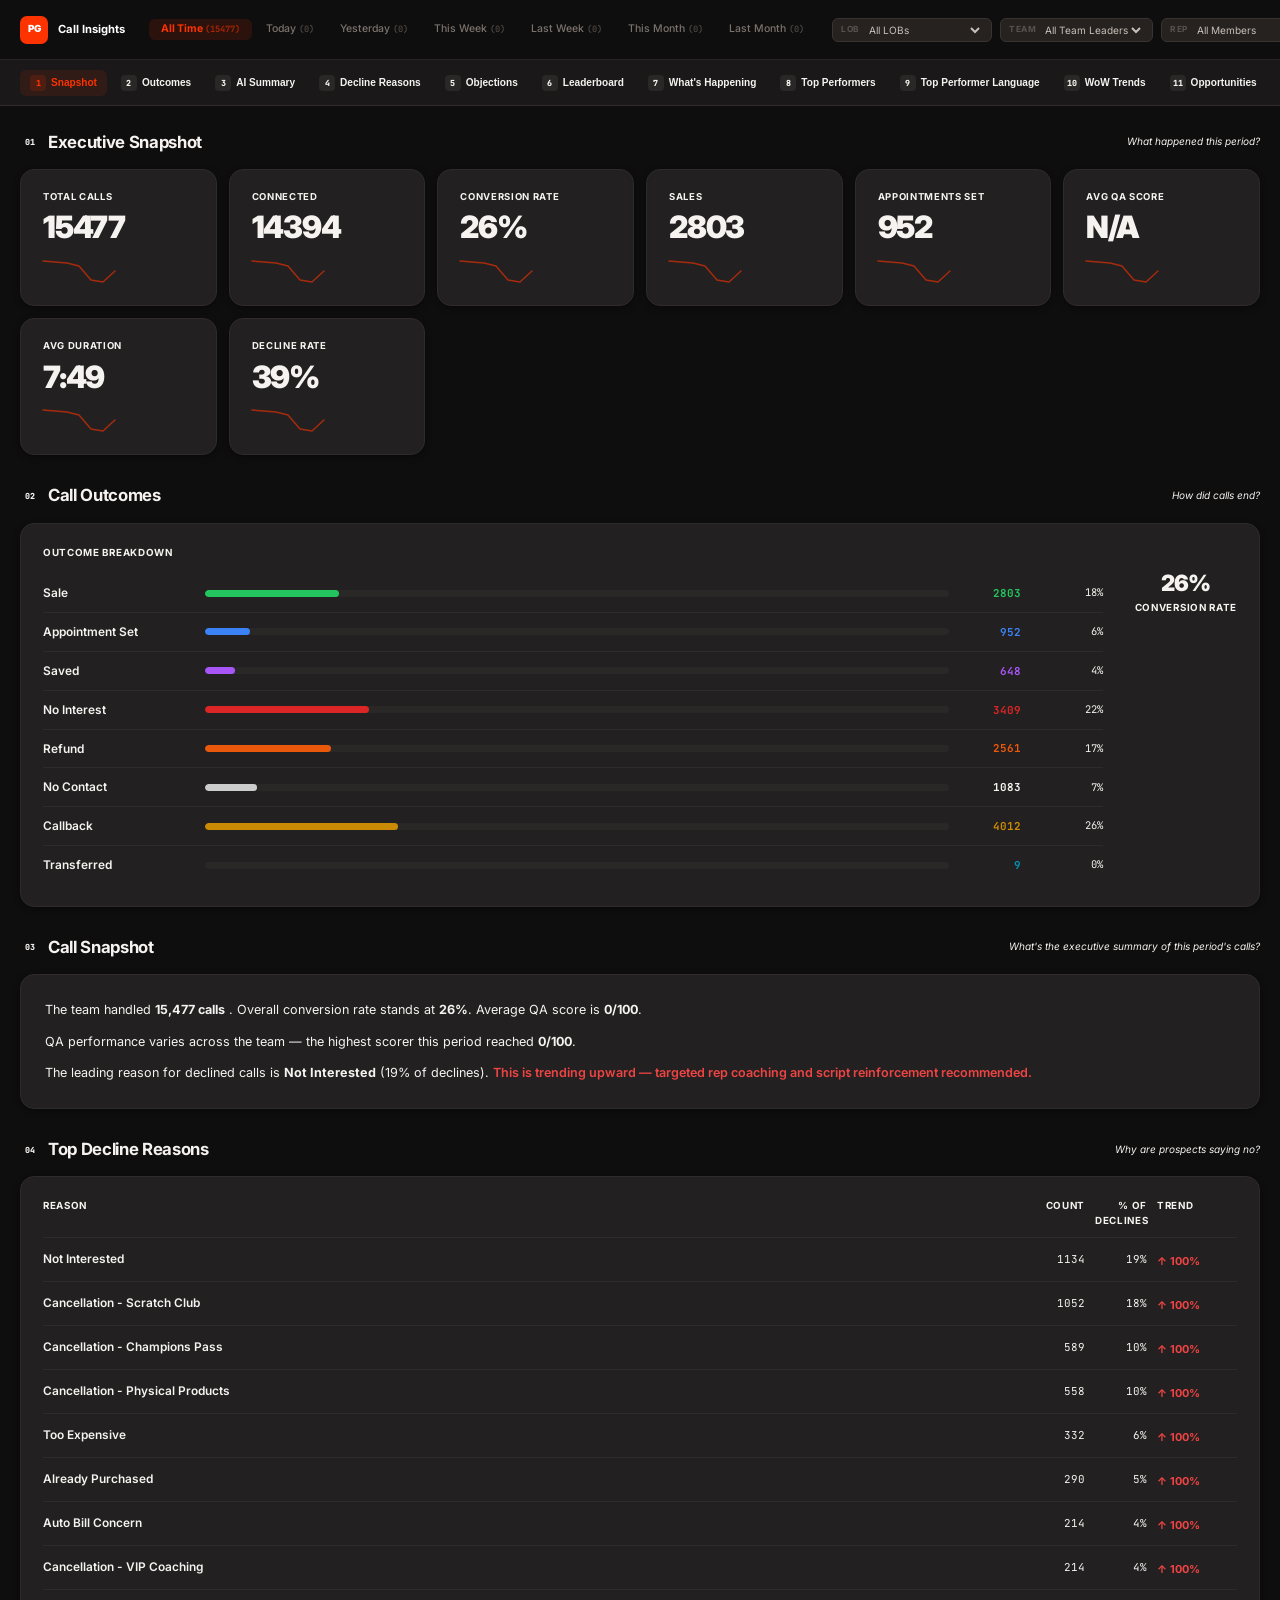
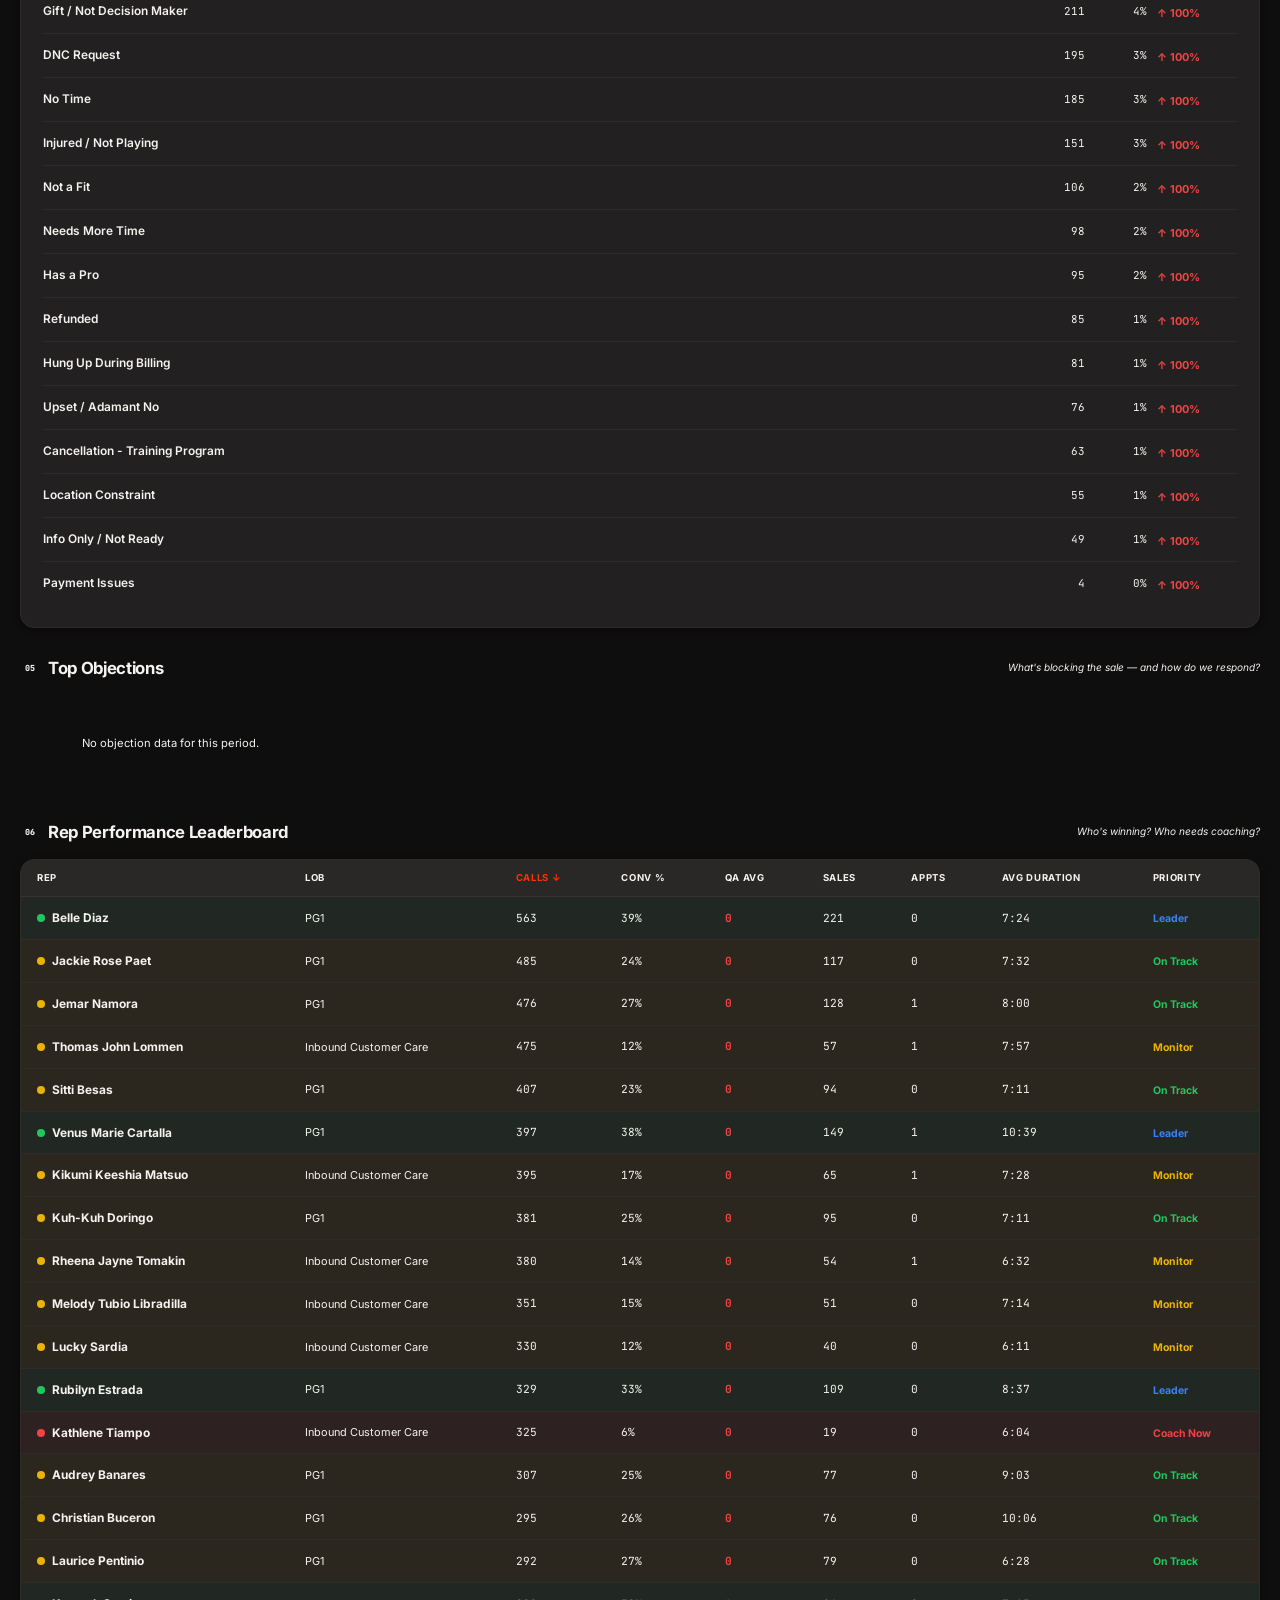
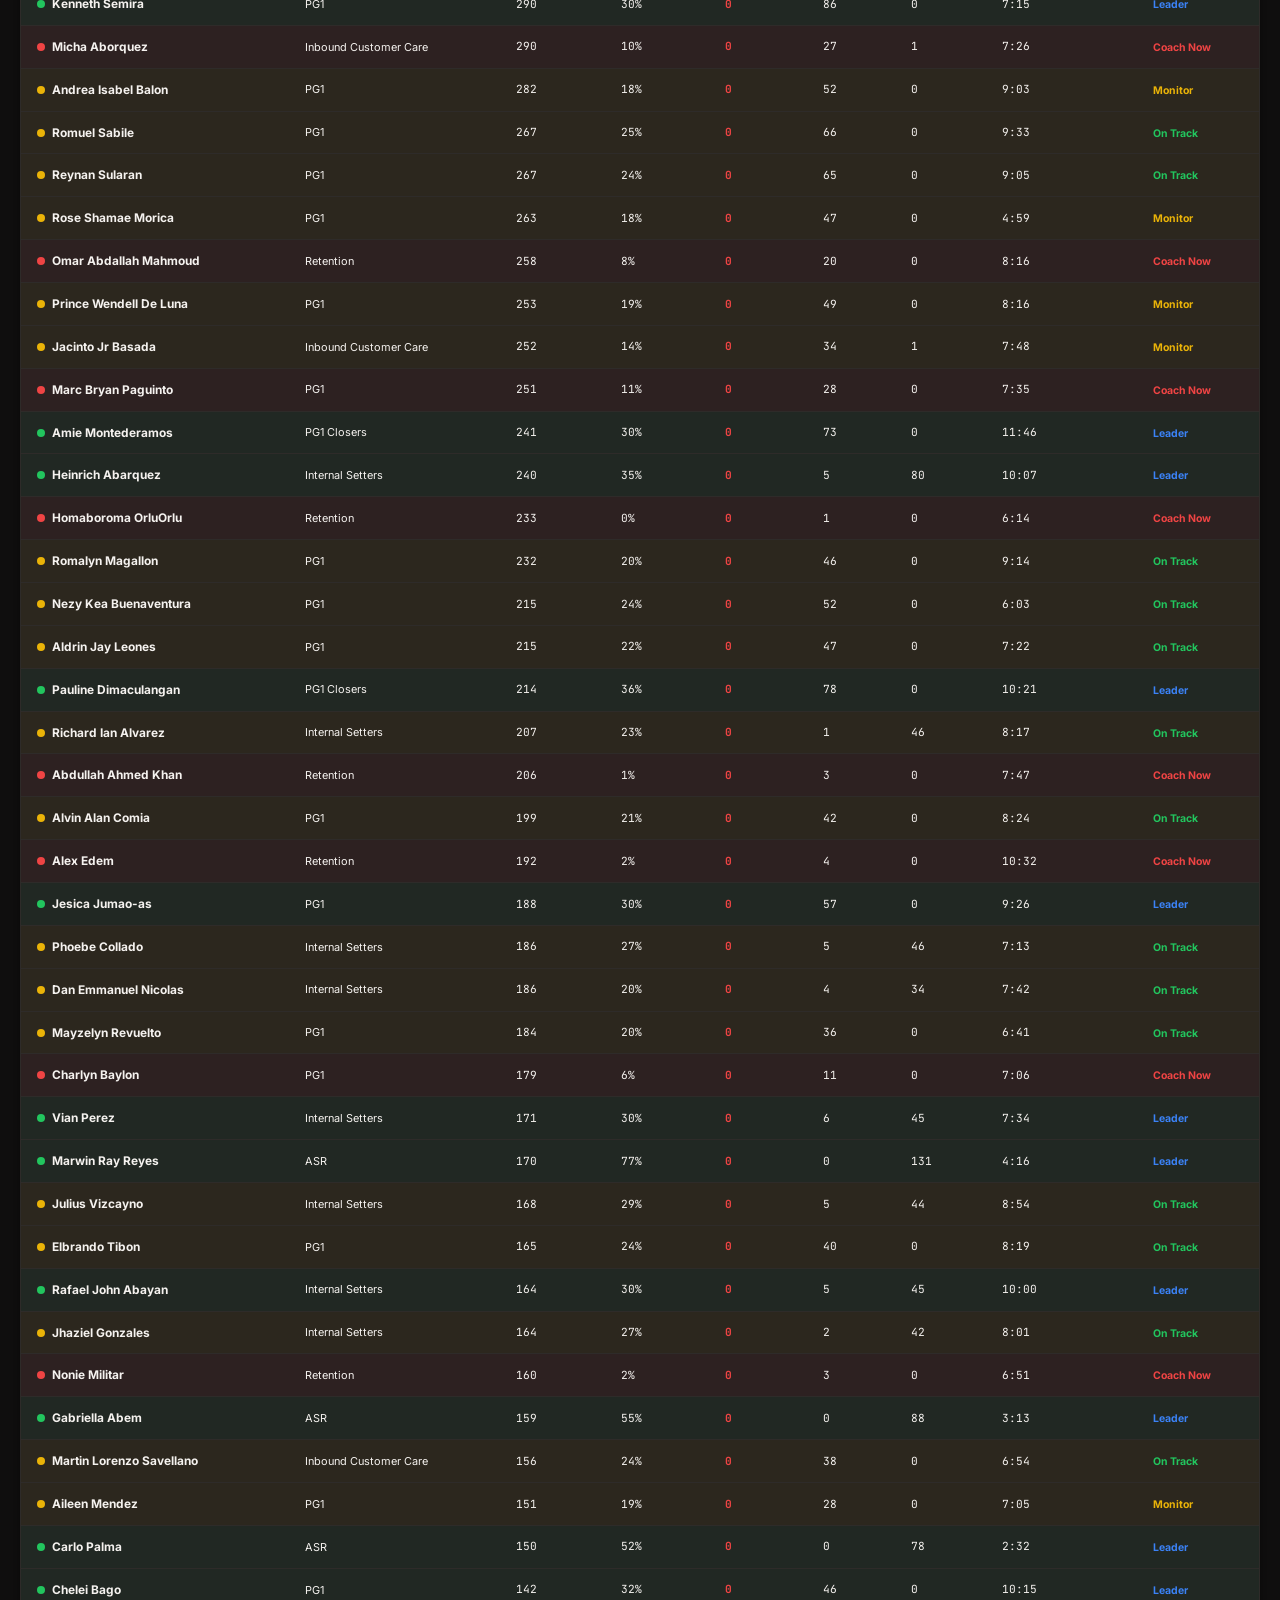
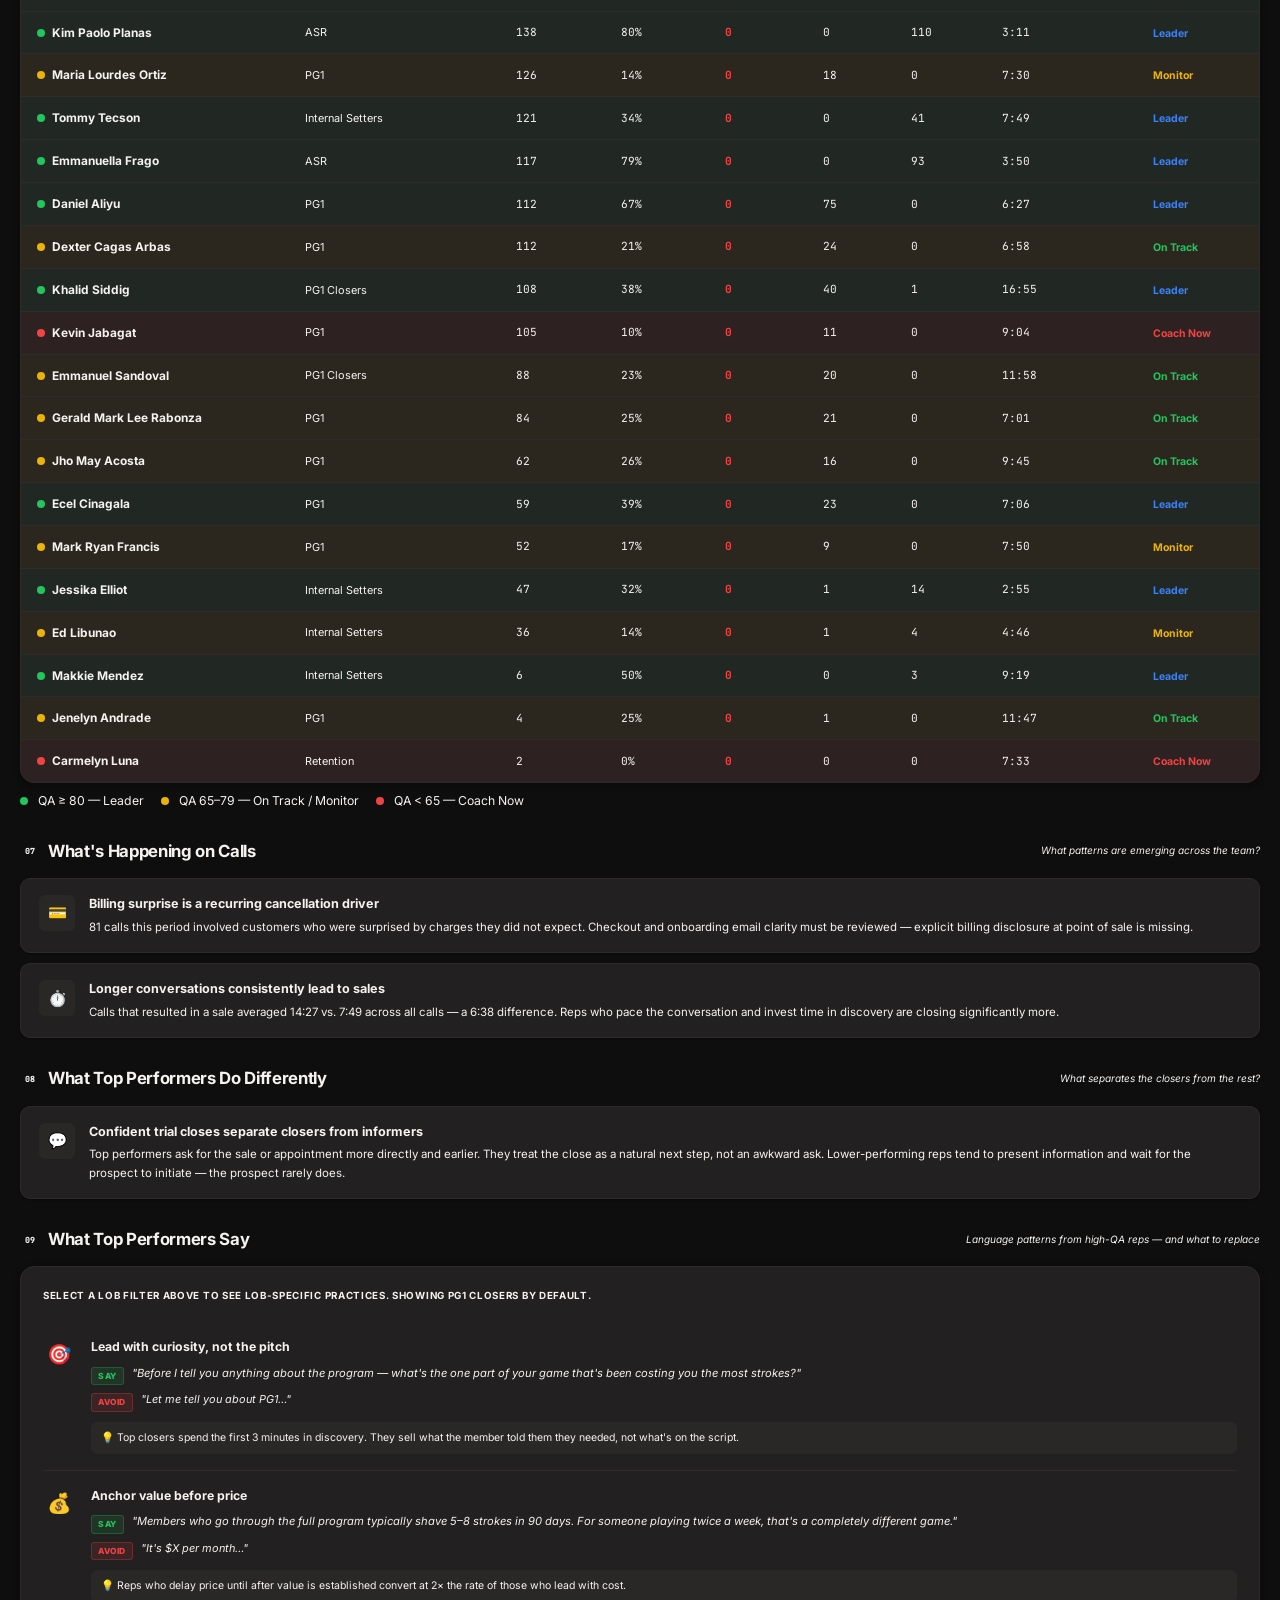
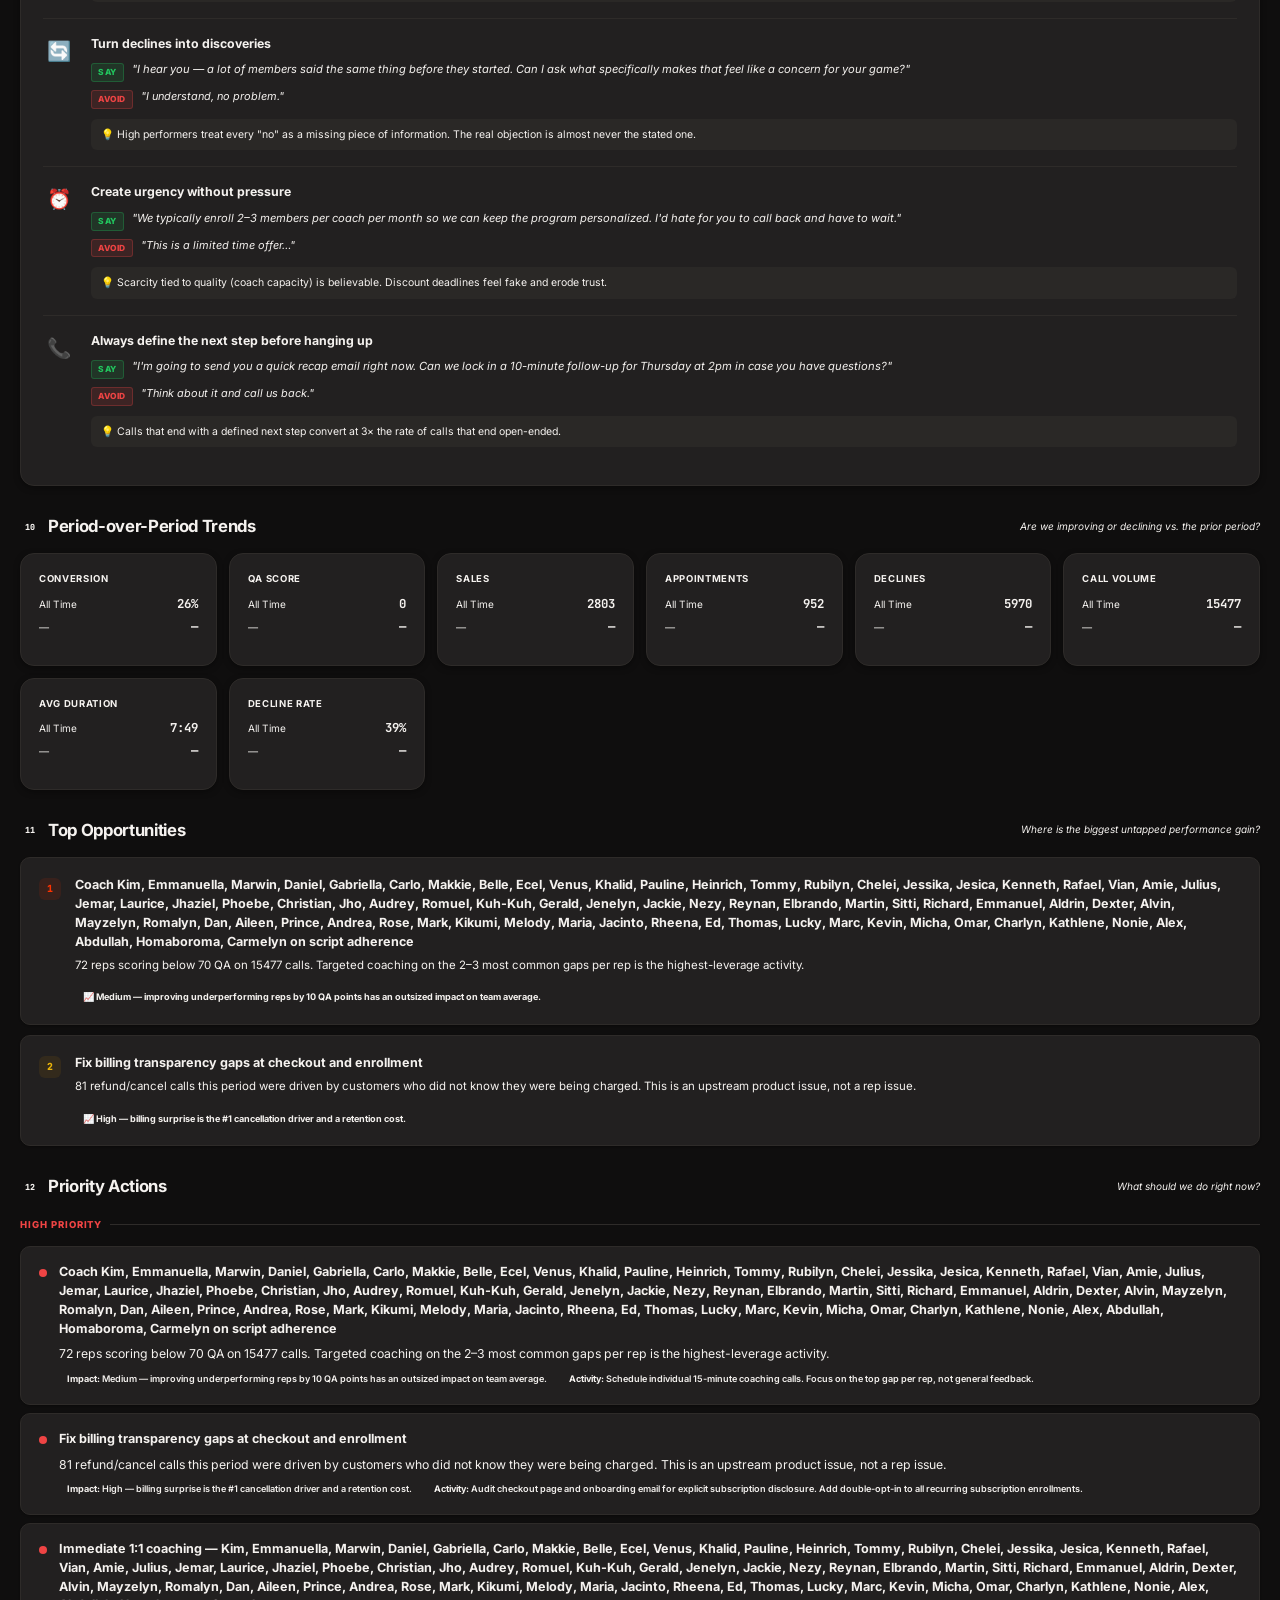
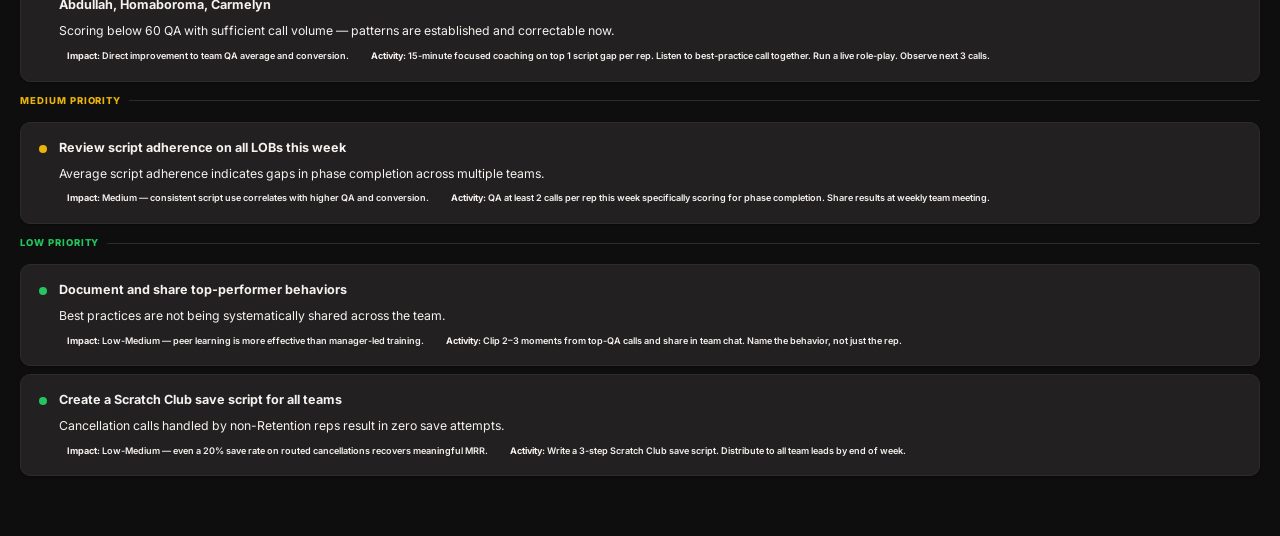
<file: index.html>
<!DOCTYPE html>
<html lang="en">
<head>
  <meta charset="UTF-8">
  <meta name="viewport" content="width=device-width, initial-scale=1.0">
  <title>PG Call Insights — Executive Dashboard</title>
  <link rel="preconnect" href="https://fonts.googleapis.com">
  <link href="https://fonts.googleapis.com/css2?family=Inter:wght@400;500;600;700;800;900&family=JetBrains+Mono:wght@400;600;700&display=swap" rel="stylesheet">
  <link rel="stylesheet" href="styles/theme.css">
  <link rel="stylesheet" href="styles/layout.css">
</head>
<body>
<div id="app">

  <!-- ── Header ─────────────────────────────────────────── -->
  <header id="header">
    <div class="header-brand">
      <div class="header-logo">PG</div>
      <span class="header-brand-text">Call Insights</span>
    </div>

    <!-- Period tabs -->
    <div id="period-tabs" class="period-tabs"></div>

    <!-- Filters -->
    <div class="header-filters">
      <div class="hfilter">
        <label>LOB</label>
        <select id="filter-lob"></select>
      </div>
      <div class="hfilter">
        <label>Team</label>
        <select id="filter-leader"></select>
      </div>
      <div class="hfilter">
        <label>Rep</label>
        <select id="filter-agent"></select>
      </div>
      <div class="hfilter">
        <label>Direction</label>
        <select id="filter-direction">
          <option value="">All</option>
          <option value="outbound">Outbound</option>
          <option value="inbound">Inbound</option>
        </select>
      </div>
    </div>
  </header>

  <!-- ── Section Nav ─────────────────────────────────────── -->
  <nav id="section-nav" aria-label="Dashboard sections">
    <button class="snav-item" data-section="s1"><span class="snav-num">1</span> Snapshot</button>
    <button class="snav-item" data-section="s2"><span class="snav-num">2</span> Outcomes</button>
    <button class="snav-item" data-section="s3"><span class="snav-num">3</span> AI Summary</button>
    <button class="snav-item" data-section="s4"><span class="snav-num">4</span> Decline Reasons</button>
    <button class="snav-item" data-section="s5"><span class="snav-num">5</span> Objections</button>
    <button class="snav-item" data-section="s6"><span class="snav-num">6</span> Leaderboard</button>
    <button class="snav-item" data-section="s7"><span class="snav-num">7</span> What's Happening</button>
    <button class="snav-item" data-section="s8"><span class="snav-num">8</span> Top Performers</button>
    <button class="snav-item" data-section="s9"><span class="snav-num">9</span> Top Performer Language</button>
    <button class="snav-item" data-section="s10"><span class="snav-num">10</span> WoW Trends</button>
    <button class="snav-item" data-section="s11"><span class="snav-num">11</span> Opportunities</button>
    <button class="snav-item" data-section="s12"><span class="snav-num">12</span> Actions</button>
  </nav>

  <!-- ── Main ────────────────────────────────────────────── -->
  <main id="main">

    <!-- ── S1: Executive Snapshot ──────────────────────── -->
    <section id="s1" class="section">
      <div class="section-head">
        <div class="section-title">
          <span class="section-num">01</span>
          <h2 class="t-h1">Executive Snapshot</h2>
        </div>
        <span class="section-q">What happened this period?</span>
      </div>
      <div class="kpi-grid">
        <!-- KPI cards — content injected by app.js -->
        <div id="kpi-total" class="kpi-card">
          <div class="kpi-top"><span class="kpi-label"></span><span class="kpi-badge"></span></div>
          <div class="kpi-value"></div>
          <div class="kpi-sub"><span class="kpi-trend"></span><span class="kpi-compare"></span></div>
          <div class="kpi-spark"></div>
        </div>
        <div id="kpi-connected" class="kpi-card">
          <div class="kpi-top"><span class="kpi-label"></span></div>
          <div class="kpi-value"></div>
          <div class="kpi-sub"><span class="kpi-trend"></span><span class="kpi-compare"></span></div>
          <div class="kpi-spark"></div>
        </div>
        <div id="kpi-conv" class="kpi-card">
          <div class="kpi-top"><span class="kpi-label"></span></div>
          <div class="kpi-value"></div>
          <div class="kpi-sub"><span class="kpi-trend"></span><span class="kpi-compare"></span></div>
          <div class="kpi-spark"></div>
        </div>
        <div id="kpi-sales" class="kpi-card">
          <div class="kpi-top"><span class="kpi-label"></span></div>
          <div class="kpi-value"></div>
          <div class="kpi-sub"><span class="kpi-trend"></span><span class="kpi-compare"></span></div>
          <div class="kpi-spark"></div>
        </div>
        <div id="kpi-appts" class="kpi-card">
          <div class="kpi-top"><span class="kpi-label"></span></div>
          <div class="kpi-value"></div>
          <div class="kpi-sub"><span class="kpi-trend"></span><span class="kpi-compare"></span></div>
          <div class="kpi-spark"></div>
        </div>
        <div id="kpi-qa" class="kpi-card">
          <div class="kpi-top"><span class="kpi-label"></span></div>
          <div class="kpi-value"></div>
          <div class="kpi-sub"><span class="kpi-trend"></span><span class="kpi-compare"></span></div>
          <div class="kpi-spark"></div>
        </div>
        <div id="kpi-dur" class="kpi-card">
          <div class="kpi-top"><span class="kpi-label"></span></div>
          <div class="kpi-value"></div>
          <div class="kpi-sub"><span class="kpi-trend"></span><span class="kpi-compare"></span></div>
          <div class="kpi-spark"></div>
        </div>
        <div id="kpi-decline" class="kpi-card">
          <div class="kpi-top"><span class="kpi-label"></span></div>
          <div class="kpi-value"></div>
          <div class="kpi-sub"><span class="kpi-trend"></span><span class="kpi-compare"></span></div>
          <div class="kpi-spark"></div>
        </div>
      </div>
    </section>

    <!-- ── S2: Call Outcomes ────────────────────────────── -->
    <section id="s2" class="section">
      <div class="section-head">
        <div class="section-title">
          <span class="section-num">02</span>
          <h2 class="t-h1">Call Outcomes</h2>
        </div>
        <span class="section-q">How did calls end?</span>
      </div>
      <div class="card card-pad" style="display:grid;grid-template-columns:1fr auto;gap:32px;align-items:start">
        <div>
          <p class="t-label" style="margin-bottom:14px">Outcome breakdown</p>
          <div id="outcomes-list"></div>
        </div>
        <div style="text-align:center;padding:20px 0">
          <div id="outcomes-conv"></div>
        </div>
      </div>
    </section>

    <!-- ── S3: Call Snapshot (AI Summary) ──────────────── -->
    <section id="s3" class="section">
      <div class="section-head">
        <div class="section-title">
          <span class="section-num">03</span>
          <h2 class="t-h1">Call Snapshot</h2>
        </div>
        <span class="section-q">What's the executive summary of this period's calls?</span>
      </div>
      <div id="snapshot-body" class="narrative"></div>
    </section>

    <!-- ── S4: Top Decline Reasons ──────────────────────── -->
    <section id="s4" class="section">
      <div class="section-head">
        <div class="section-title">
          <span class="section-num">04</span>
          <h2 class="t-h1">Top Decline Reasons</h2>
        </div>
        <span class="section-q">Why are prospects saying no?</span>
      </div>
      <div class="card card-pad">
        <div style="display:grid;grid-template-columns:1fr 52px 52px 80px;gap:10px;padding-bottom:8px;border-bottom:1px solid var(--border)">
          <span class="t-label">Reason</span>
          <span class="t-label" style="text-align:right">Count</span>
          <span class="t-label" style="text-align:right">% of Declines</span>
          <span class="t-label">Trend</span>
        </div>
        <div id="decline-list"></div>
      </div>
    </section>

    <!-- ── S5: Top Objections ───────────────────────────── -->
    <section id="s5" class="section">
      <div class="section-head">
        <div class="section-title">
          <span class="section-num">05</span>
          <h2 class="t-h1">Top Objections</h2>
        </div>
        <span class="section-q">What's blocking the sale — and how do we respond?</span>
      </div>
      <div id="objections-grid" class="objection-grid"></div>
    </section>

    <!-- ── S6: Rep Performance Leaderboard ─────────────── -->
    <section id="s6" class="section">
      <div class="section-head">
        <div class="section-title">
          <span class="section-num">06</span>
          <h2 class="t-h1">Rep Performance Leaderboard</h2>
        </div>
        <span class="section-q">Who's winning? Who needs coaching?</span>
      </div>
      <div class="rep-table-wrap">
        <table>
          <thead>
            <tr>
              <th class="rep-th" data-col="agent" data-label="Rep"><span class="th-label">Rep</span></th>
              <th class="rep-th" data-col="lob" data-label="LOB"><span class="th-label">LOB</span></th>
              <th class="rep-th sorted" data-col="calls" data-label="Calls"><span class="th-label">Calls ↓</span></th>
              <th class="rep-th" data-col="conv" data-label="Conv %"><span class="th-label">Conv %</span></th>
              <th class="rep-th" data-col="avgQA" data-label="QA Avg"><span class="th-label">QA Avg</span></th>
              <th class="rep-th" data-col="sales" data-label="Sales"><span class="th-label">Sales</span></th>
              <th class="rep-th" data-col="appts" data-label="Appts"><span class="th-label">Appts</span></th>
              <th class="rep-th" data-col="avgDurS" data-label="Avg Duration"><span class="th-label">Avg Duration</span></th>
              <th class="rep-th" data-col="priority" data-label="Priority"><span class="th-label">Priority</span></th>
            </tr>
          </thead>
          <tbody id="rep-tbody">
            <tr><td colspan="9"><div class="empty">Loading…</div></td></tr>
          </tbody>
        </table>
      </div>
      <p class="t-body" style="margin-top:8px">
        <span class="tier-dot tier-green"></span> QA ≥ 80 — Leader &nbsp;
        <span class="tier-dot tier-yellow" style="margin-left:8px"></span> QA 65–79 — On Track / Monitor &nbsp;
        <span class="tier-dot tier-red" style="margin-left:8px"></span> QA &lt; 65 — Coach Now
      </p>
    </section>

    <!-- ── S7: What's Happening on Calls ───────────────── -->
    <section id="s7" class="section">
      <div class="section-head">
        <div class="section-title">
          <span class="section-num">07</span>
          <h2 class="t-h1">What's Happening on Calls</h2>
        </div>
        <span class="section-q">What patterns are emerging across the team?</span>
      </div>
      <div id="happening-list" class="coaching-list"></div>
    </section>

    <!-- ── S8: What Top Performers Do ──────────────────── -->
    <section id="s8" class="section">
      <div class="section-head">
        <div class="section-title">
          <span class="section-num">08</span>
          <h2 class="t-h1">What Top Performers Do Differently</h2>
        </div>
        <span class="section-q">What separates the closers from the rest?</span>
      </div>
      <div id="performers-list" class="coaching-list"></div>
    </section>

    <!-- ── S9: What Top Performers Say ─────────────────── -->
    <section id="s9" class="section">
      <div class="section-head">
        <div class="section-title">
          <span class="section-num">09</span>
          <h2 class="t-h1">What Top Performers Say</h2>
        </div>
        <span class="section-q">Language patterns from high-QA reps — and what to replace</span>
      </div>
      <div class="card card-pad">
        <div id="phrases-wrap"></div>
      </div>
    </section>

    <!-- ── S10: Week-over-Week Trends ──────────────────── -->
    <section id="s10" class="section">
      <div class="section-head">
        <div class="section-title">
          <span class="section-num">10</span>
          <h2 class="t-h1">Period-over-Period Trends</h2>
        </div>
        <span class="section-q">Are we improving or declining vs. the prior period?</span>
      </div>
      <div id="wow-grid" class="wow-grid"></div>
    </section>

    <!-- ── S11: Top Opportunities ──────────────────────── -->
    <section id="s11" class="section">
      <div class="section-head">
        <div class="section-title">
          <span class="section-num">11</span>
          <h2 class="t-h1">Top Opportunities</h2>
        </div>
        <span class="section-q">Where is the biggest untapped performance gain?</span>
      </div>
      <div id="opp-list" class="opp-list"></div>
    </section>

    <!-- ── S12: Priority Actions ────────────────────────── -->
    <section id="s12" class="section">
      <div class="section-head">
        <div class="section-title">
          <span class="section-num">12</span>
          <h2 class="t-h1">Priority Actions</h2>
        </div>
        <span class="section-q">What should we do right now?</span>
      </div>
      <div id="actions-wrap" class="action-section"></div>
    </section>

  </main><!-- /main -->
</div><!-- /app -->

<!-- ── Rep Drill-Down Modal ──────────────────────────────── -->
<div id="rep-modal" class="modal-overlay" role="dialog" aria-modal="true">
  <div class="modal">
    <div class="modal-header">
      <div>
        <h3 id="modal-rep-name">Rep Name</h3>
        <p class="t-label" id="modal-rep-meta" style="margin-top:3px"></p>
      </div>
      <button class="modal-close" id="modal-close-btn" aria-label="Close">✕</button>
    </div>
    <div class="modal-stats" id="modal-stats"></div>
    <div class="modal-body" id="modal-body"></div>
  </div>
</div>

<script src="scripts/analytics.js"></script>
<script src="scripts/insights.js"></script>
<script src="scripts/app.js"></script>
</body>
</html>
</file>
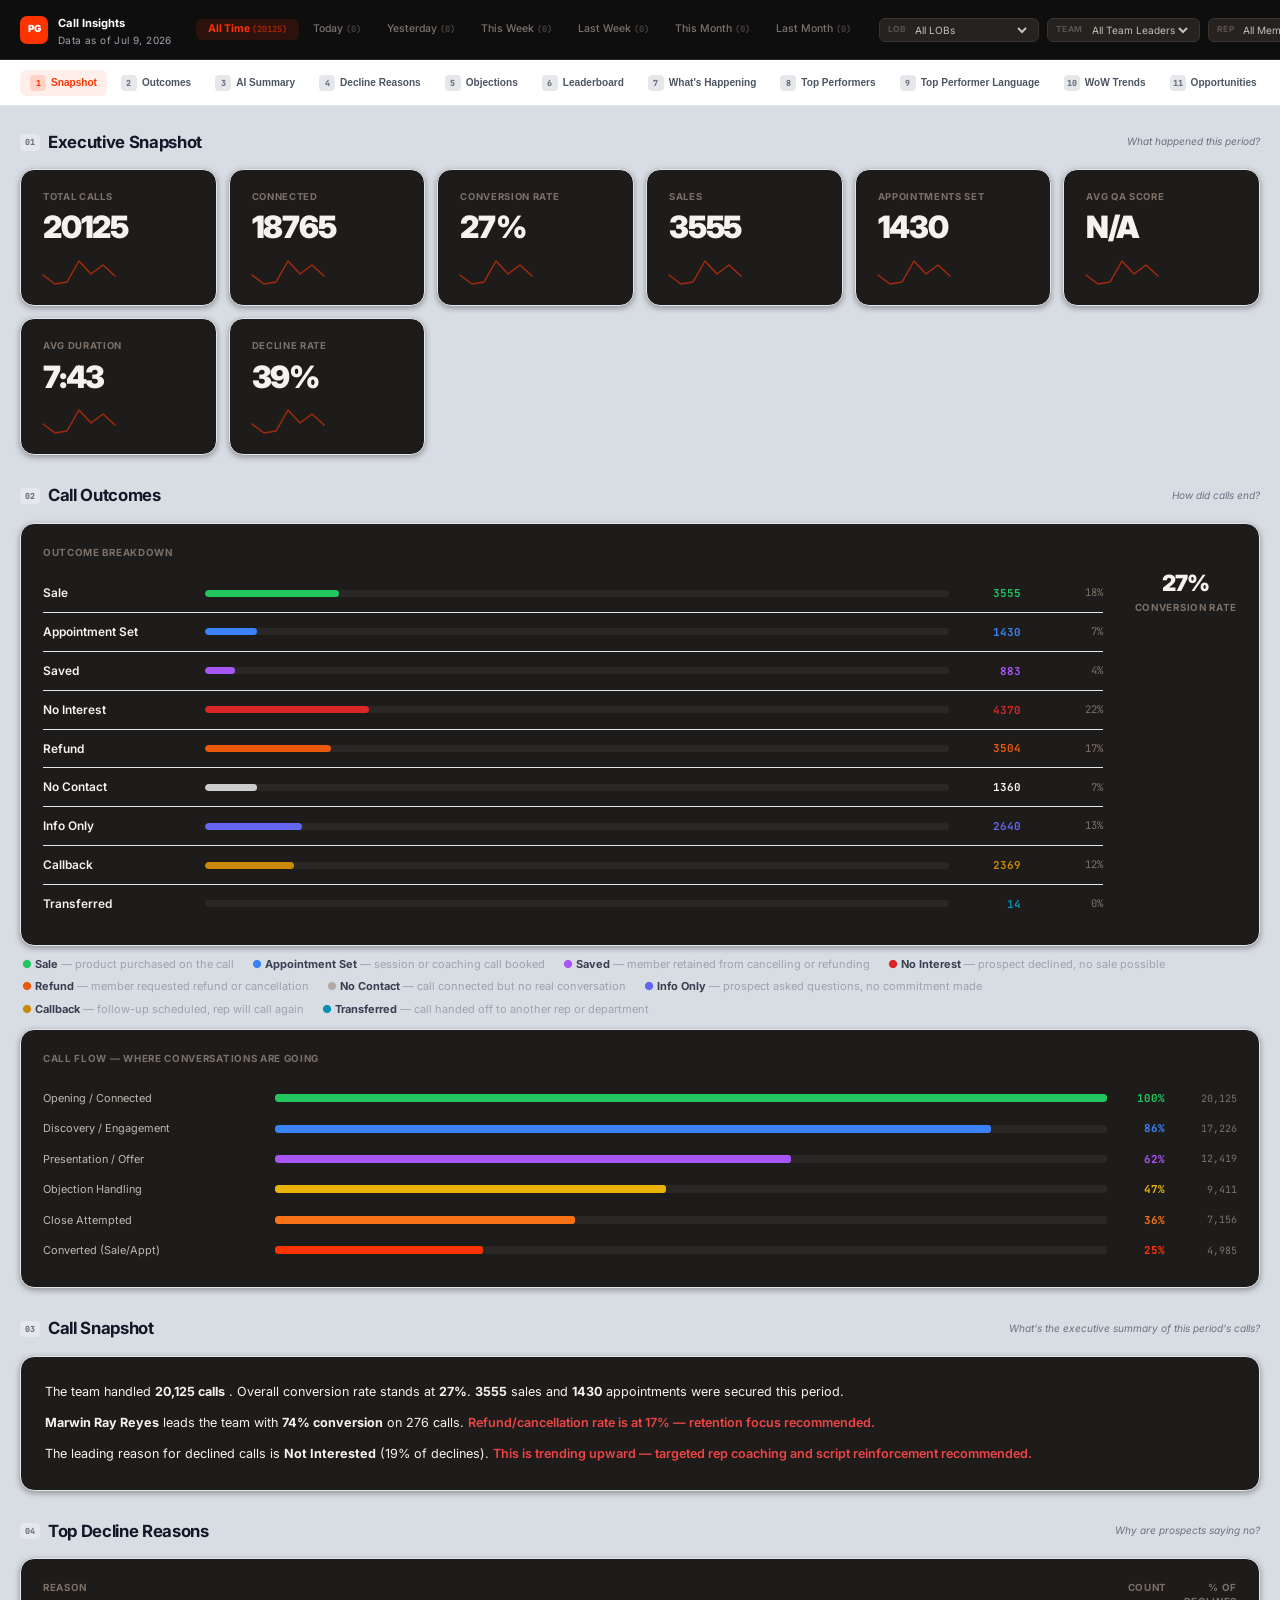
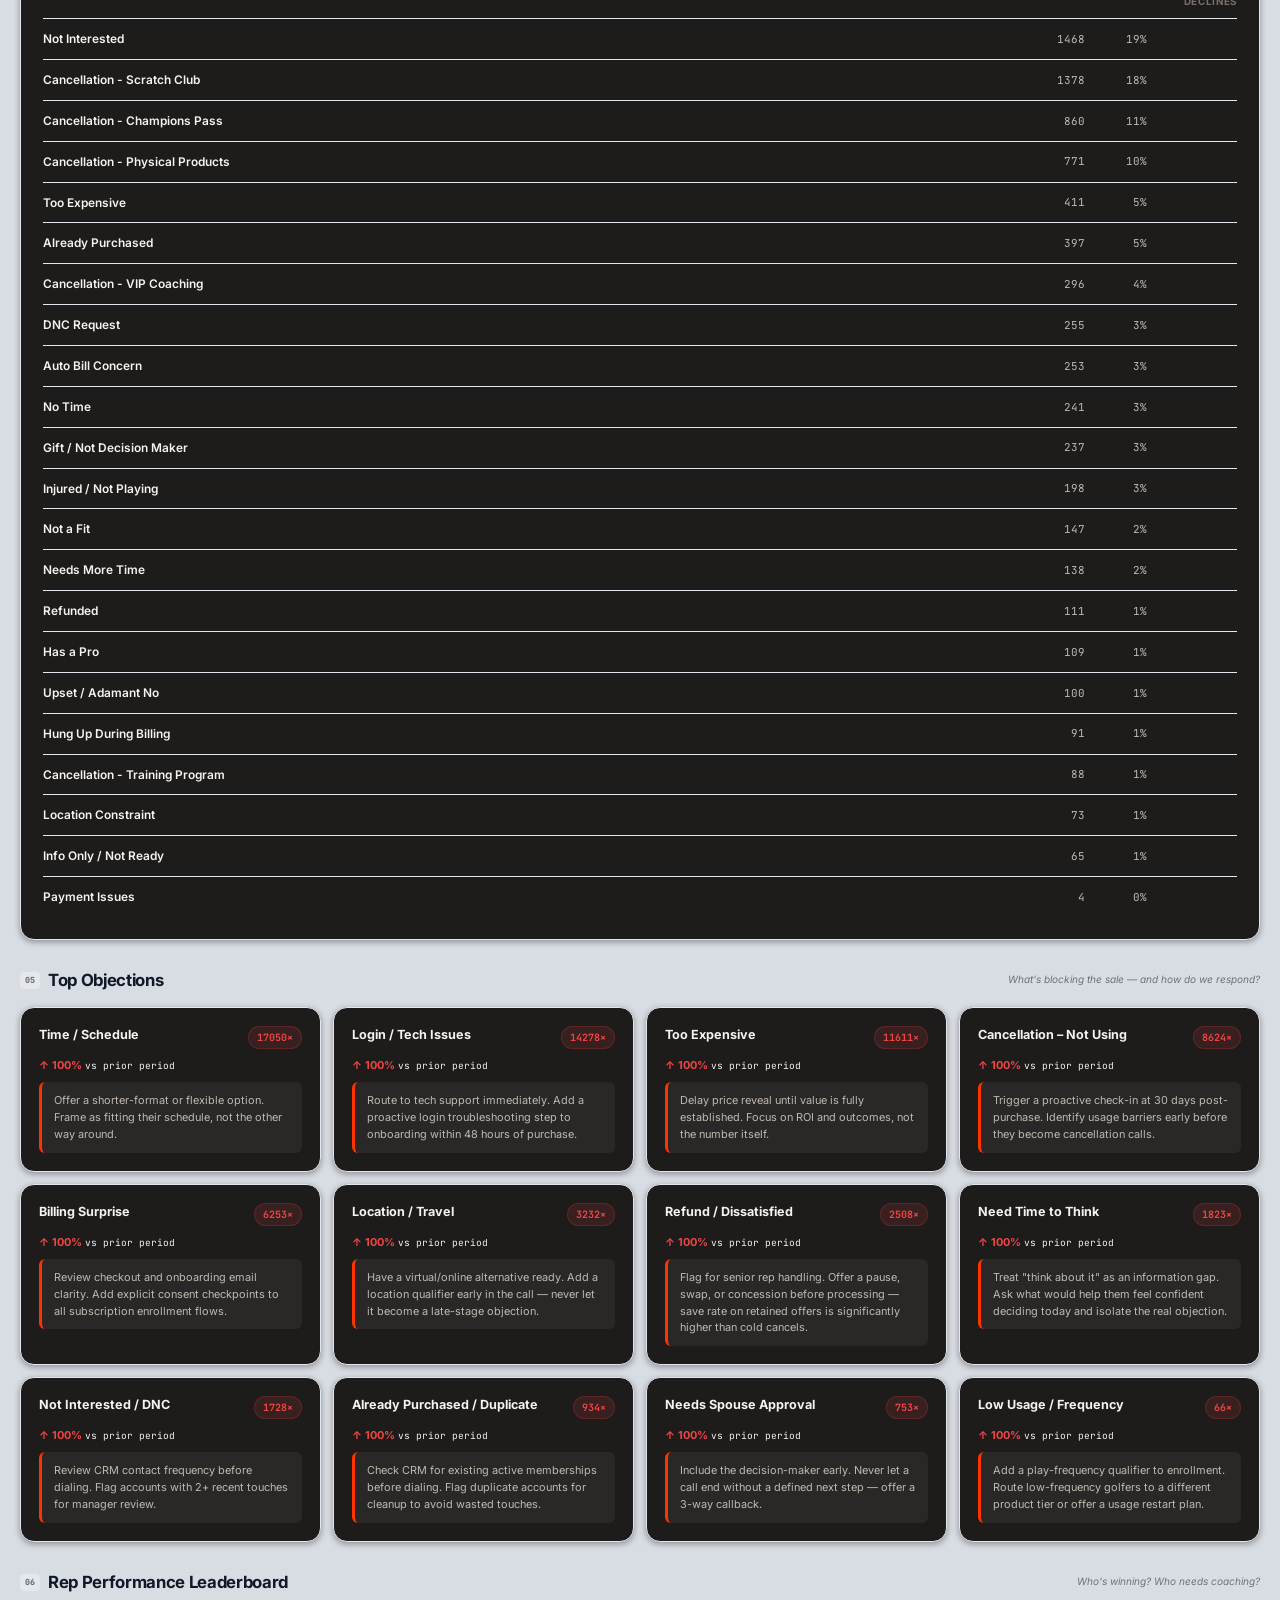
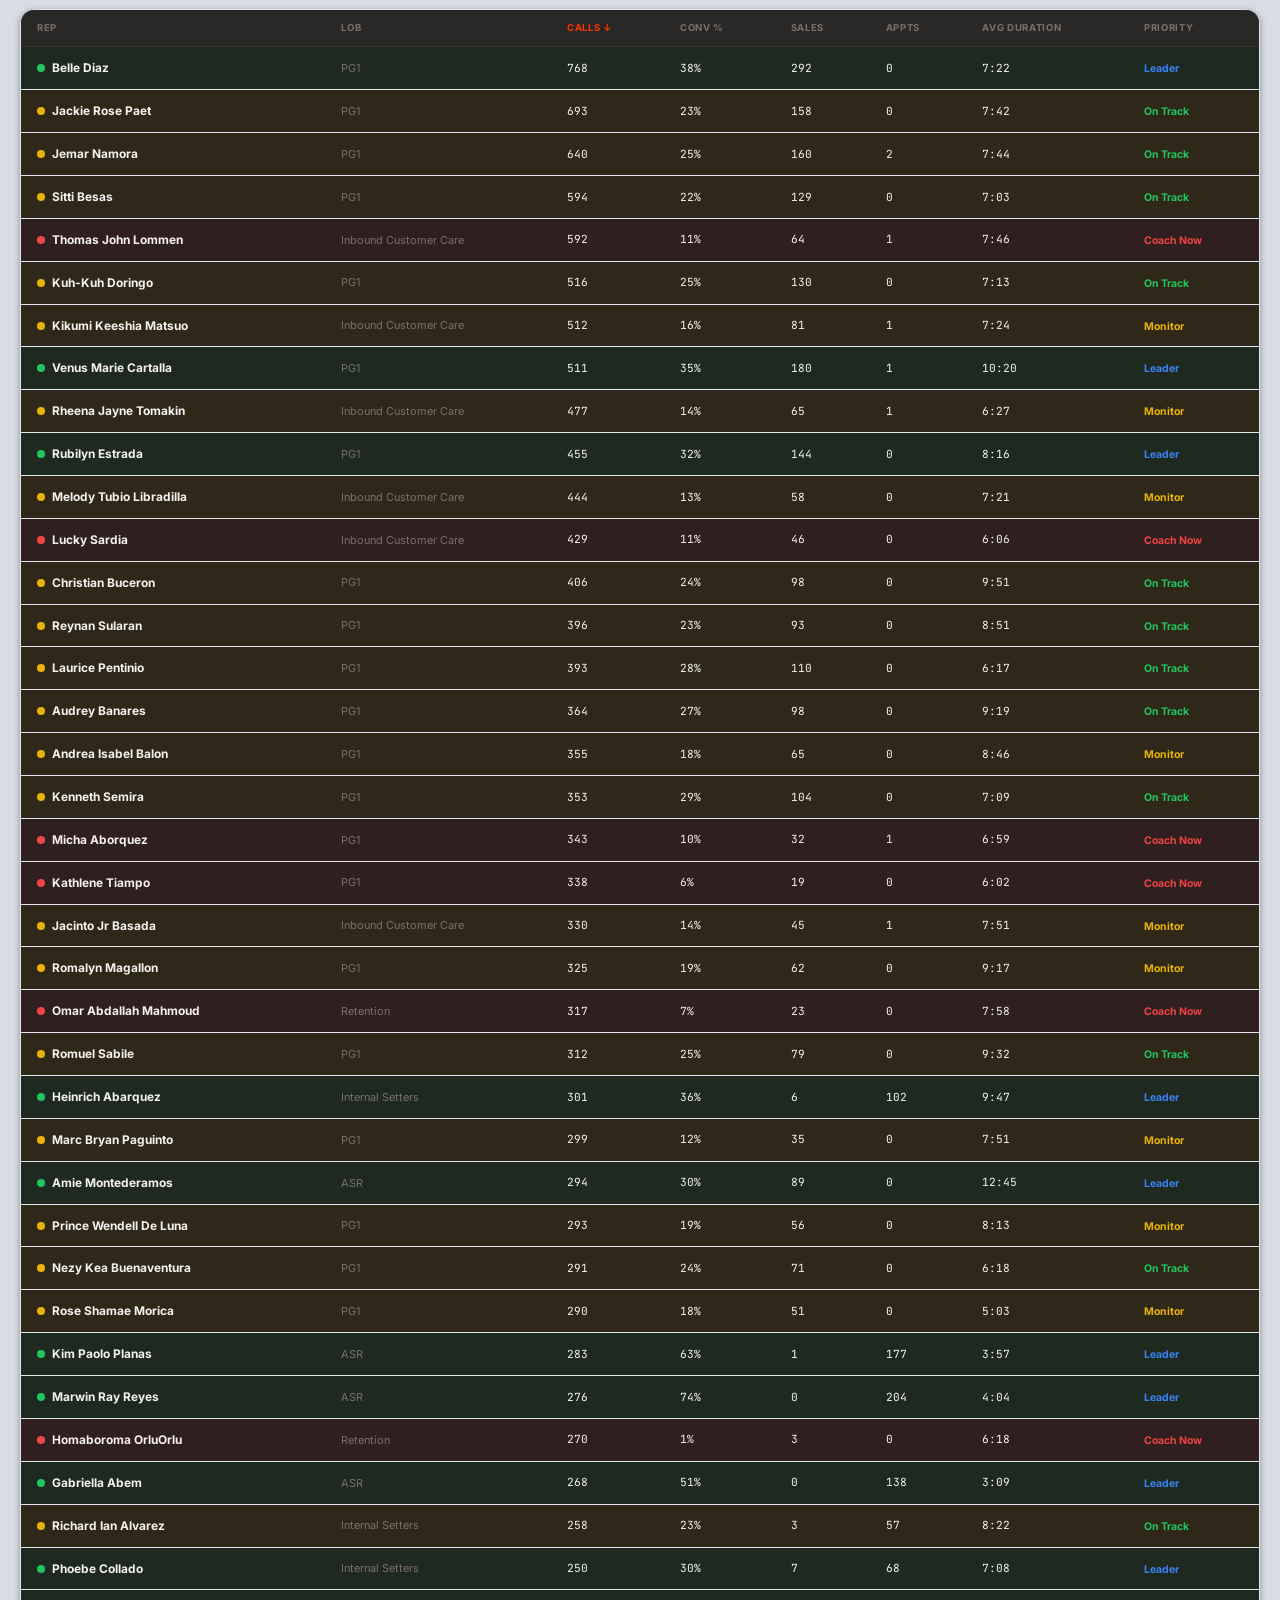
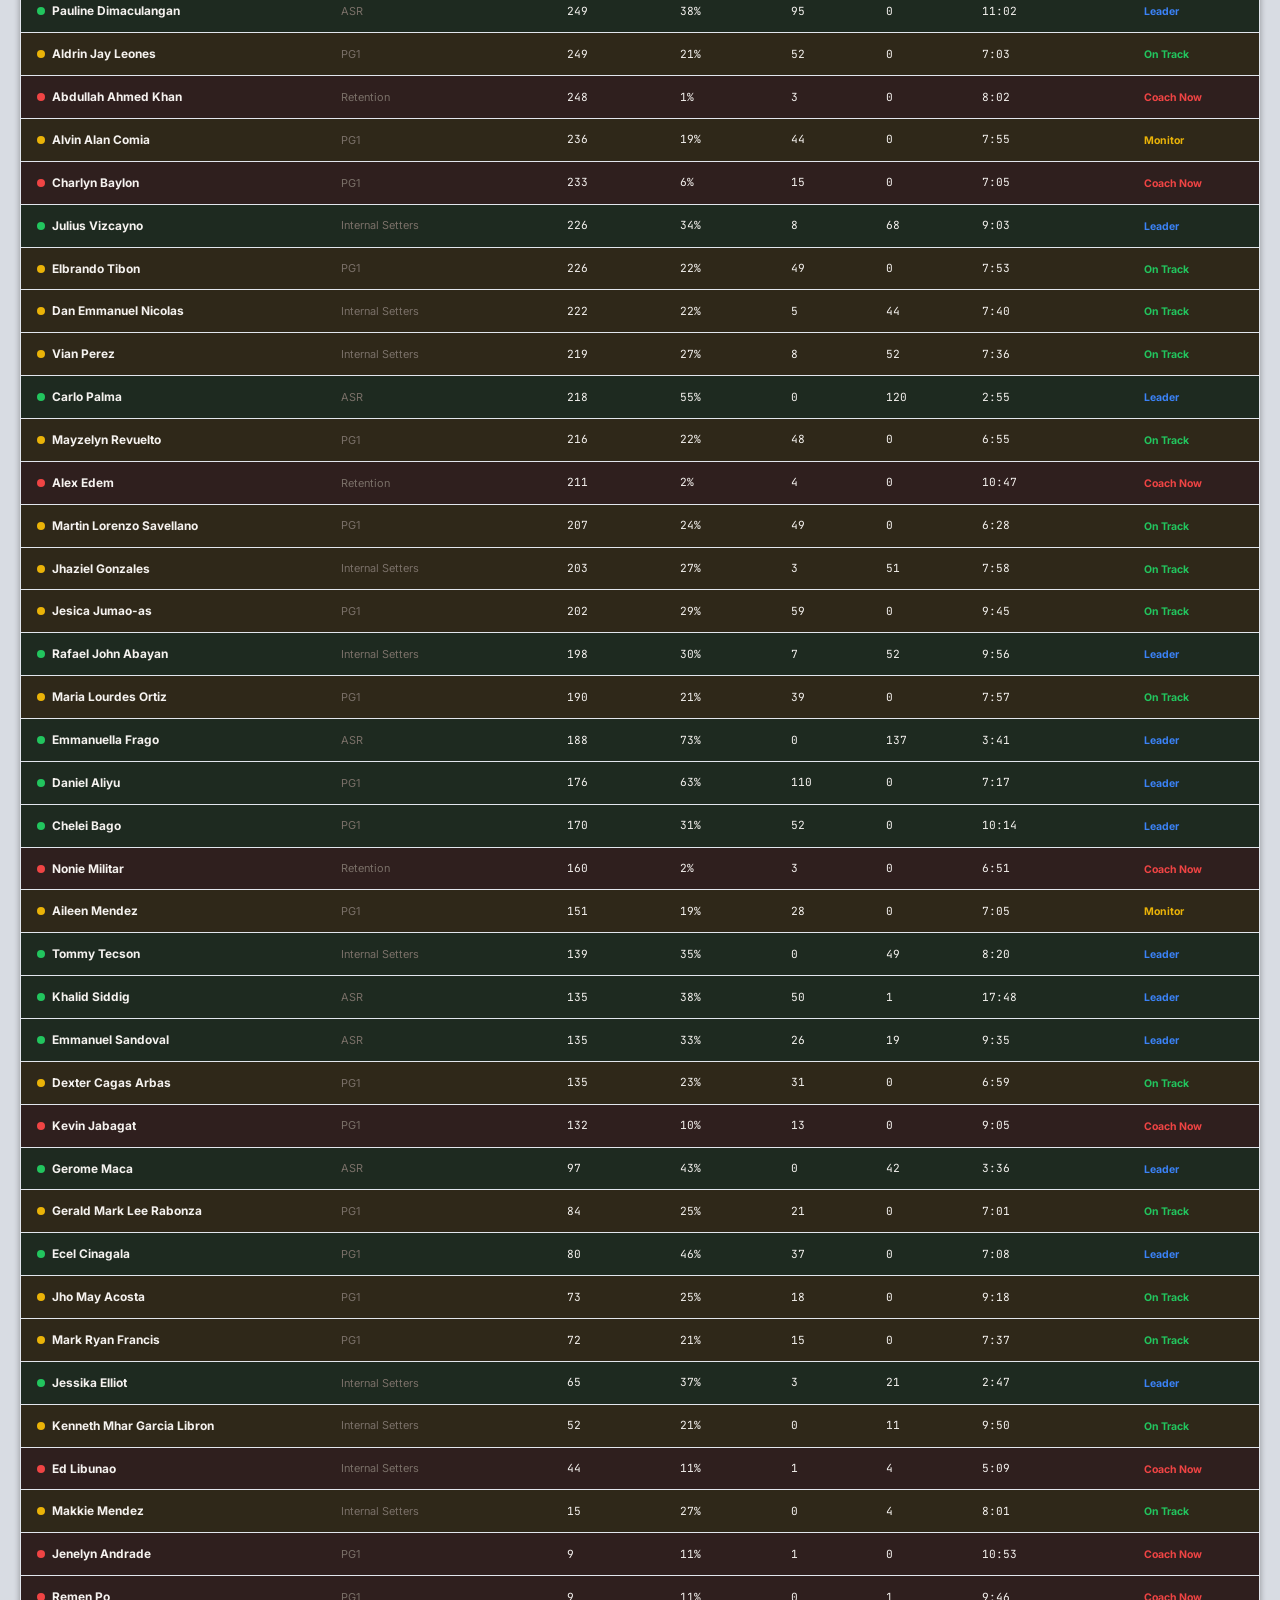
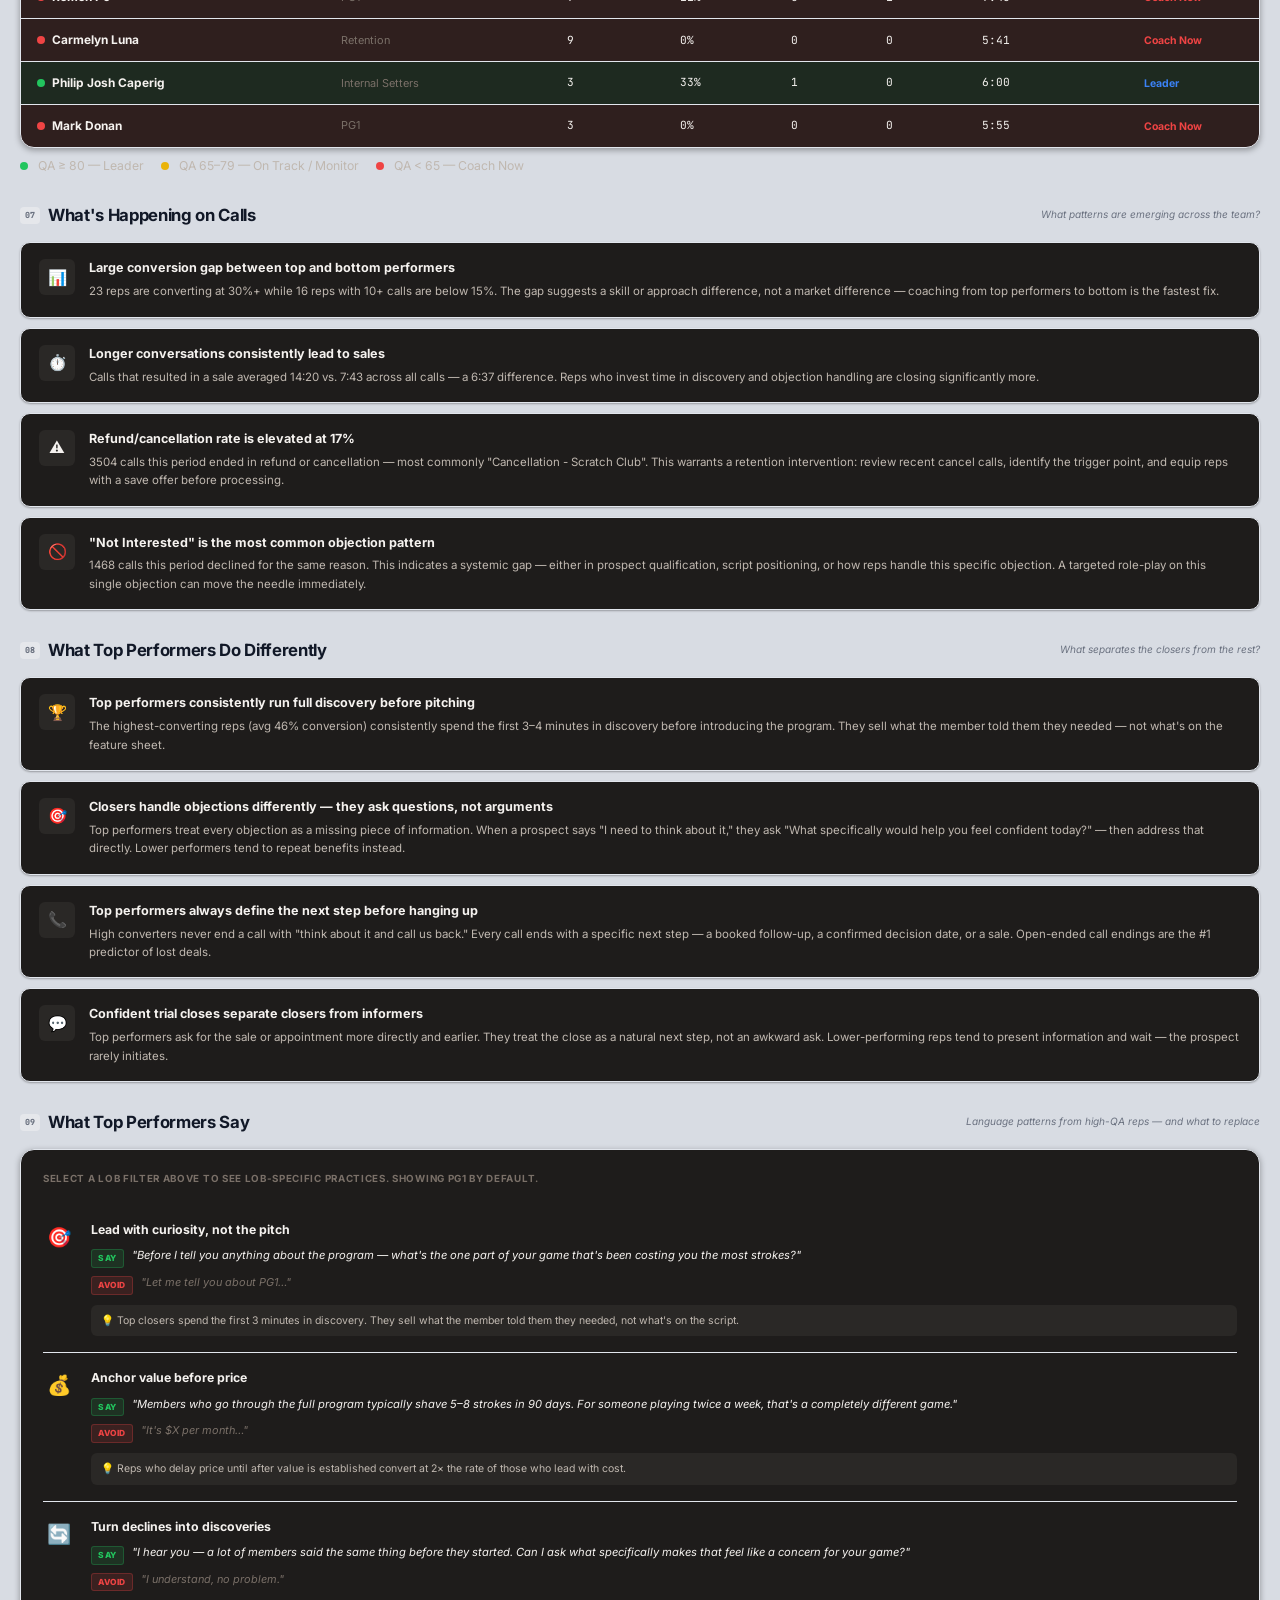
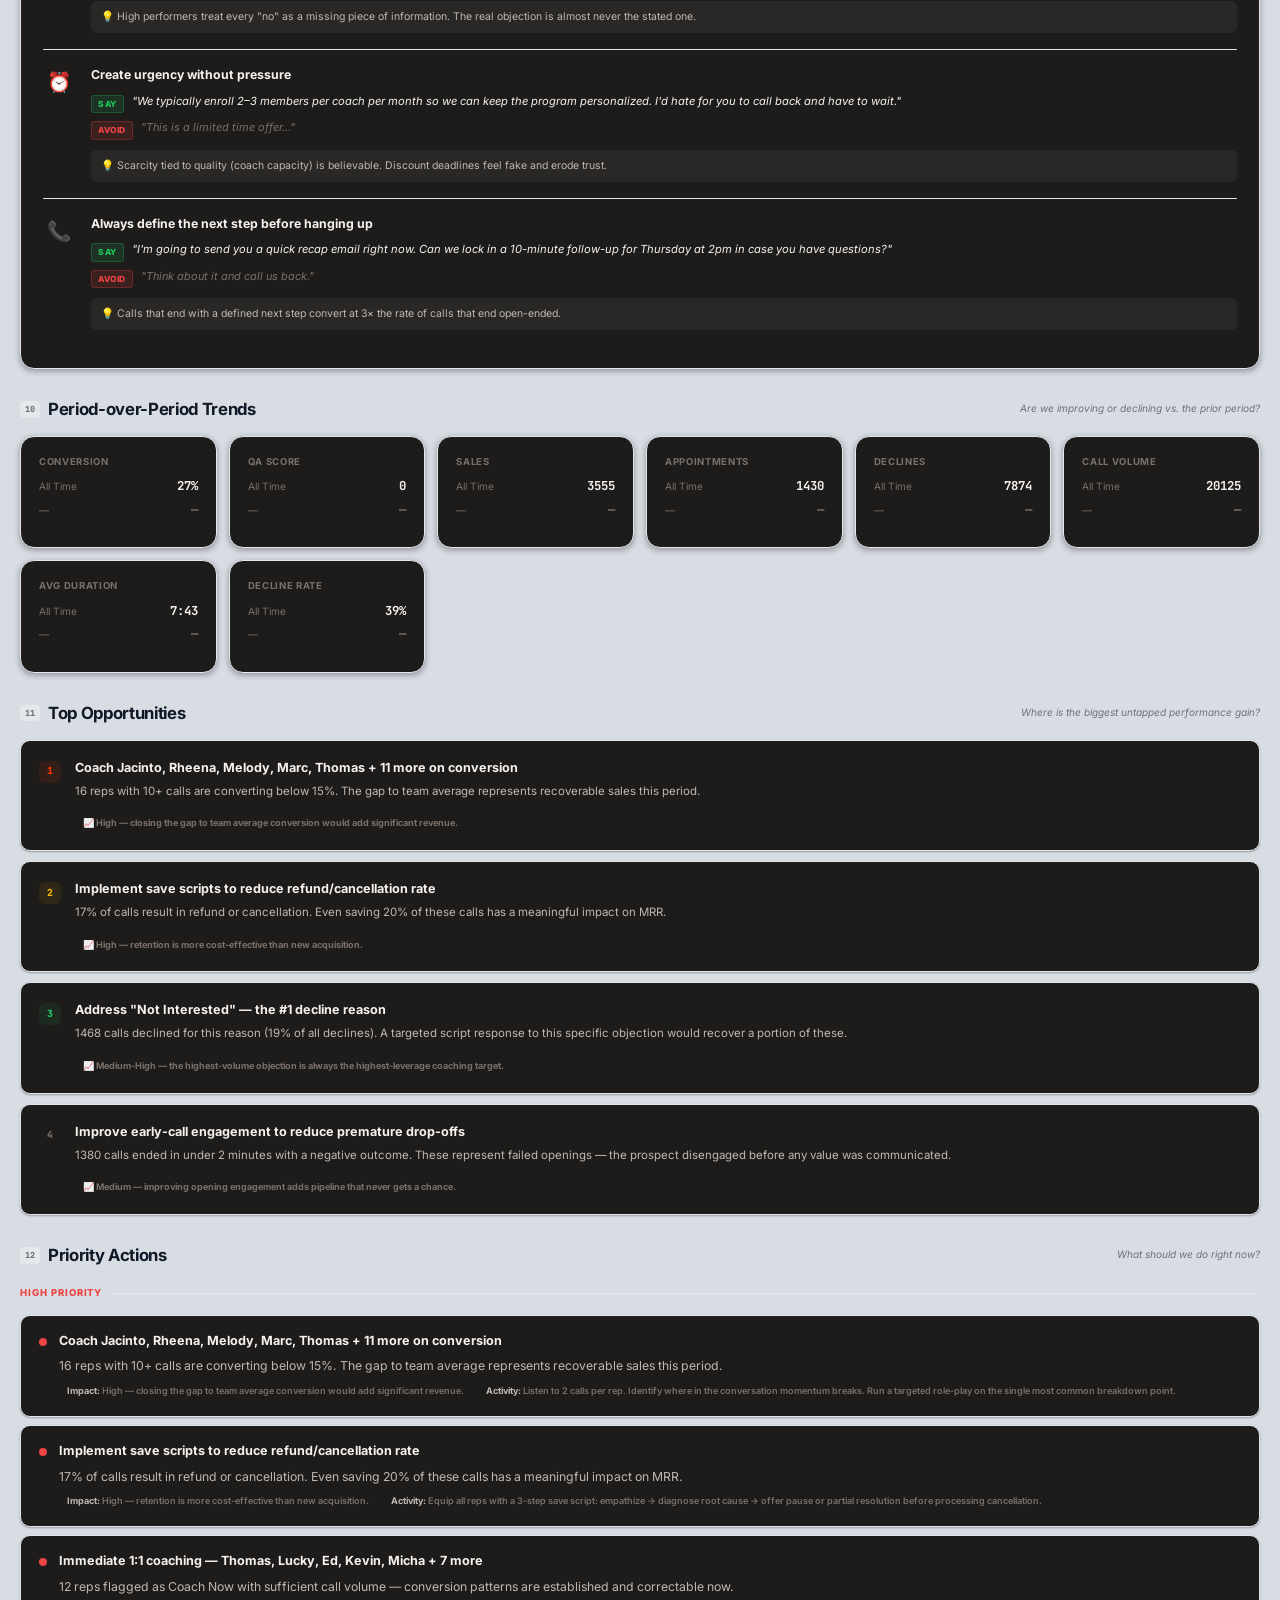
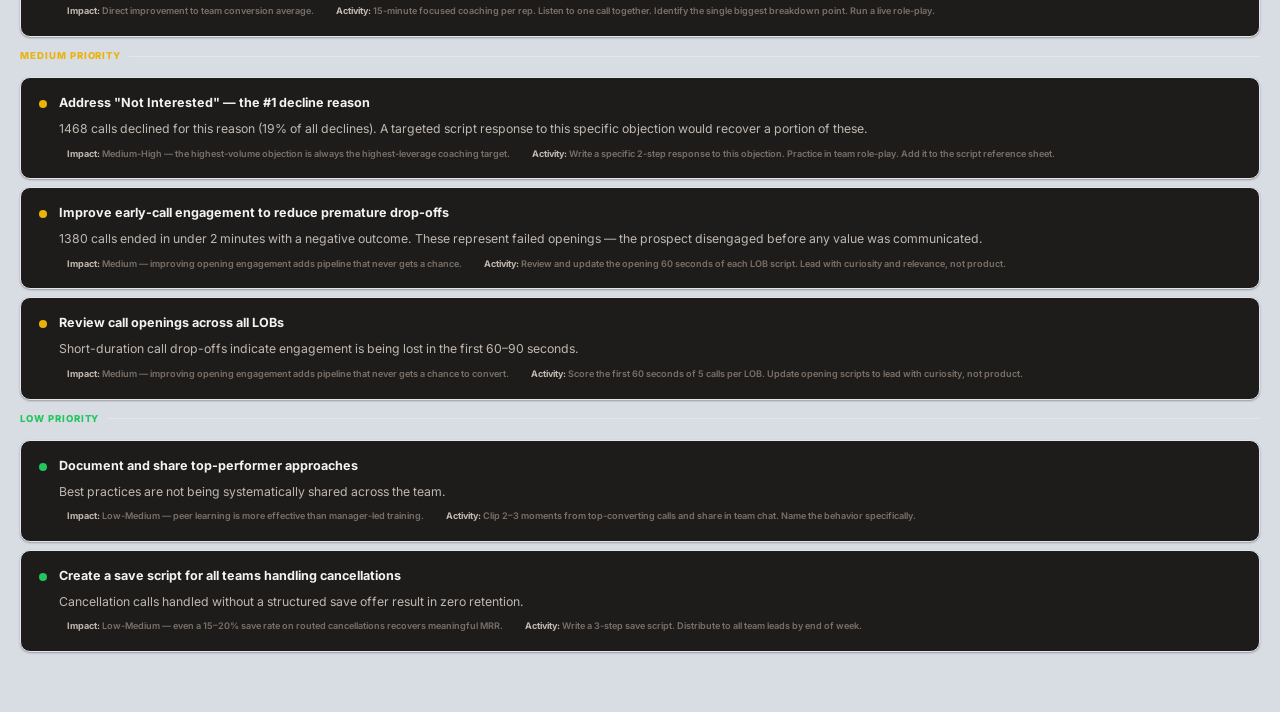
<file: call-insights-v3/index.html>
<!DOCTYPE html>
<html lang="en">
<head>
  <meta charset="UTF-8">
  <meta name="viewport" content="width=device-width, initial-scale=1.0">
  <title>PG Call Insights — Executive Dashboard</title>
  <link rel="preconnect" href="https://fonts.googleapis.com">
  <link href="https://fonts.googleapis.com/css2?family=Inter:wght@400;500;600;700;800;900&family=JetBrains+Mono:wght@400;600;700&display=swap" rel="stylesheet">
  <link rel="stylesheet" href="styles/theme.css">
  <link rel="stylesheet" href="styles/layout.css">
</head>
<body>
<div id="app">

  <!-- ── Header ─────────────────────────────────────────── -->
  <header id="header">
    <div class="header-brand">
      <div class="header-logo">PG</div>
      <div>
        <span class="header-brand-text">Call Insights</span>
        <div id="last-updated" style="font-size:10px;color:var(--text-muted);letter-spacing:0.04em;margin-top:1px">Loading…</div>
      </div>
    </div>

    <!-- Period tabs -->
    <div id="period-tabs" class="period-tabs"></div>

    <!-- Filters -->
    <div class="header-filters">
      <div class="hfilter">
        <label>LOB</label>
        <select id="filter-lob"></select>
      </div>
      <div class="hfilter">
        <label>Team</label>
        <select id="filter-leader"></select>
      </div>
      <div class="hfilter">
        <label>Rep</label>
        <select id="filter-agent"></select>
      </div>
      <div class="hfilter">
        <label>Direction</label>
        <select id="filter-direction">
          <option value="">All</option>
          <option value="outbound">Outbound</option>
          <option value="inbound">Inbound</option>
        </select>
      </div>
    </div>
  </header>

  <!-- ── Section Nav ─────────────────────────────────────── -->
  <nav id="section-nav" aria-label="Dashboard sections">
    <button class="snav-item" data-section="s1"><span class="snav-num">1</span> Snapshot</button>
    <button class="snav-item" data-section="s2"><span class="snav-num">2</span> Outcomes</button>
    <button class="snav-item" data-section="s3"><span class="snav-num">3</span> AI Summary</button>
    <button class="snav-item" data-section="s4"><span class="snav-num">4</span> Decline Reasons</button>
    <button class="snav-item" data-section="s5"><span class="snav-num">5</span> Objections</button>
    <button class="snav-item" data-section="s6"><span class="snav-num">6</span> Leaderboard</button>
    <button class="snav-item" data-section="s7"><span class="snav-num">7</span> What's Happening</button>
    <button class="snav-item" data-section="s8"><span class="snav-num">8</span> Top Performers</button>
    <button class="snav-item" data-section="s9"><span class="snav-num">9</span> Top Performer Language</button>
    <button class="snav-item" data-section="s10"><span class="snav-num">10</span> WoW Trends</button>
    <button class="snav-item" data-section="s11"><span class="snav-num">11</span> Opportunities</button>
    <button class="snav-item" data-section="s12"><span class="snav-num">12</span> Actions</button>
  </nav>

  <!-- ── Main ────────────────────────────────────────────── -->
  <main id="main">

    <!-- ── S1: Executive Snapshot ──────────────────────── -->
    <section id="s1" class="section">
      <div class="section-head">
        <div class="section-title">
          <span class="section-num">01</span>
          <h2 class="t-h1">Executive Snapshot</h2>
        </div>
        <span class="section-q">What happened this period?</span>
      </div>
      <div class="kpi-grid">
        <!-- KPI cards — content injected by app.js -->
        <div id="kpi-total" class="kpi-card">
          <div class="kpi-top"><span class="kpi-label"></span><span class="kpi-badge"></span></div>
          <div class="kpi-value"></div>
          <div class="kpi-sub"><span class="kpi-trend"></span><span class="kpi-compare"></span></div>
          <div class="kpi-spark"></div>
        </div>
        <div id="kpi-connected" class="kpi-card">
          <div class="kpi-top"><span class="kpi-label"></span></div>
          <div class="kpi-value"></div>
          <div class="kpi-sub"><span class="kpi-trend"></span><span class="kpi-compare"></span></div>
          <div class="kpi-spark"></div>
        </div>
        <div id="kpi-conv" class="kpi-card">
          <div class="kpi-top"><span class="kpi-label"></span></div>
          <div class="kpi-value"></div>
          <div class="kpi-sub"><span class="kpi-trend"></span><span class="kpi-compare"></span></div>
          <div class="kpi-spark"></div>
        </div>
        <div id="kpi-sales" class="kpi-card">
          <div class="kpi-top"><span class="kpi-label"></span></div>
          <div class="kpi-value"></div>
          <div class="kpi-sub"><span class="kpi-trend"></span><span class="kpi-compare"></span></div>
          <div class="kpi-spark"></div>
        </div>
        <div id="kpi-appts" class="kpi-card">
          <div class="kpi-top"><span class="kpi-label"></span></div>
          <div class="kpi-value"></div>
          <div class="kpi-sub"><span class="kpi-trend"></span><span class="kpi-compare"></span></div>
          <div class="kpi-spark"></div>
        </div>
        <div id="kpi-qa" class="kpi-card">
          <div class="kpi-top"><span class="kpi-label"></span></div>
          <div class="kpi-value"></div>
          <div class="kpi-sub"><span class="kpi-trend"></span><span class="kpi-compare"></span></div>
          <div class="kpi-spark"></div>
        </div>
        <div id="kpi-dur" class="kpi-card">
          <div class="kpi-top"><span class="kpi-label"></span></div>
          <div class="kpi-value"></div>
          <div class="kpi-sub"><span class="kpi-trend"></span><span class="kpi-compare"></span></div>
          <div class="kpi-spark"></div>
        </div>
        <div id="kpi-decline" class="kpi-card">
          <div class="kpi-top"><span class="kpi-label"></span></div>
          <div class="kpi-value"></div>
          <div class="kpi-sub"><span class="kpi-trend"></span><span class="kpi-compare"></span></div>
          <div class="kpi-spark"></div>
        </div>
      </div>
    </section>

    <!-- ── S2: Call Outcomes ────────────────────────────── -->
    <section id="s2" class="section">
      <div class="section-head">
        <div class="section-title">
          <span class="section-num">02</span>
          <h2 class="t-h1">Call Outcomes</h2>
        </div>
        <span class="section-q">How did calls end?</span>
      </div>
      <div class="card card-pad" style="display:grid;grid-template-columns:1fr auto;gap:32px;align-items:start">
        <div>
          <p class="t-label" style="margin-bottom:14px">Outcome breakdown</p>
          <div id="outcomes-list"></div>
        </div>
        <div style="text-align:center;padding:20px 0">
          <div id="outcomes-conv"></div>
        </div>
      </div>
      <div style="margin-top:10px;display:flex;flex-wrap:wrap;gap:6px 18px;padding:0 2px">
        <span style="font-size:11px;color:var(--text-muted)"><span style="color:#22c55e">●</span> <strong style="color:var(--text-secondary)">Sale</strong> — product purchased on the call</span>
        <span style="font-size:11px;color:var(--text-muted)"><span style="color:#3b82f6">●</span> <strong style="color:var(--text-secondary)">Appointment Set</strong> — session or coaching call booked</span>
        <span style="font-size:11px;color:var(--text-muted)"><span style="color:#a855f7">●</span> <strong style="color:var(--text-secondary)">Saved</strong> — member retained from cancelling or refunding</span>
        <span style="font-size:11px;color:var(--text-muted)"><span style="color:#dc2626">●</span> <strong style="color:var(--text-secondary)">No Interest</strong> — prospect declined, no sale possible</span>
        <span style="font-size:11px;color:var(--text-muted)"><span style="color:#ea580c">●</span> <strong style="color:var(--text-secondary)">Refund</strong> — member requested refund or cancellation</span>
        <span style="font-size:11px;color:var(--text-muted)"><span style="color:#B3AAA3">●</span> <strong style="color:var(--text-secondary)">No Contact</strong> — call connected but no real conversation</span>
        <span style="font-size:11px;color:var(--text-muted)"><span style="color:#6366f1">●</span> <strong style="color:var(--text-secondary)">Info Only</strong> — prospect asked questions, no commitment made</span>
        <span style="font-size:11px;color:var(--text-muted)"><span style="color:#ca8a04">●</span> <strong style="color:var(--text-secondary)">Callback</strong> — follow-up scheduled, rep will call again</span>
        <span style="font-size:11px;color:var(--text-muted)"><span style="color:#0891b2">●</span> <strong style="color:var(--text-secondary)">Transferred</strong> — call handed off to another rep or department</span>
      </div>
    </section>

    <!-- ── S2b: Call Flow ────────────────────────────────── -->
    <section id="s2b" class="section" style="padding-top:0;margin-top:-16px">
      <div class="card card-pad">
        <p class="t-label" style="margin-bottom:16px">Call Flow — Where Conversations Are Going</p>
        <div id="callflow-bars"></div>
      </div>
    </section>

    <!-- ── S3: Call Snapshot (AI Summary) ──────────────── -->
    <section id="s3" class="section">
      <div class="section-head">
        <div class="section-title">
          <span class="section-num">03</span>
          <h2 class="t-h1">Call Snapshot</h2>
        </div>
        <span class="section-q">What's the executive summary of this period's calls?</span>
      </div>
      <div id="snapshot-body" class="narrative"></div>
    </section>

    <!-- ── S4: Top Decline Reasons ──────────────────────── -->
    <section id="s4" class="section">
      <div class="section-head">
        <div class="section-title">
          <span class="section-num">04</span>
          <h2 class="t-h1">Top Decline Reasons</h2>
        </div>
        <span class="section-q">Why are prospects saying no?</span>
      </div>
      <div class="card card-pad">
        <div style="display:grid;grid-template-columns:1fr 52px 60px;gap:10px;padding-bottom:8px;border-bottom:1px solid var(--border)">
          <span class="t-label">Reason</span>
          <span class="t-label" style="text-align:right">Count</span>
          <span class="t-label" style="text-align:right">% of Declines</span>
        </div>
        <div id="decline-list"></div>
      </div>
    </section>

    <!-- ── S5: Top Objections ───────────────────────────── -->
    <section id="s5" class="section">
      <div class="section-head">
        <div class="section-title">
          <span class="section-num">05</span>
          <h2 class="t-h1">Top Objections</h2>
        </div>
        <span class="section-q">What's blocking the sale — and how do we respond?</span>
      </div>
      <div id="objections-grid" class="objection-grid"></div>
    </section>

    <!-- ── S6: Rep Performance Leaderboard ─────────────── -->
    <section id="s6" class="section">
      <div class="section-head">
        <div class="section-title">
          <span class="section-num">06</span>
          <h2 class="t-h1">Rep Performance Leaderboard</h2>
        </div>
        <span class="section-q">Who's winning? Who needs coaching?</span>
      </div>
      <div class="rep-table-wrap">
        <table>
          <thead>
            <tr>
              <th class="rep-th" data-col="agent" data-label="Rep"><span class="th-label">Rep</span></th>
              <th class="rep-th" data-col="lob" data-label="LOB"><span class="th-label">LOB</span></th>
              <th class="rep-th sorted" data-col="calls" data-label="Calls"><span class="th-label">Calls ↓</span></th>
              <th class="rep-th" data-col="conv" data-label="Conv %"><span class="th-label">Conv %</span></th>
              <th class="rep-th" data-col="sales" data-label="Sales"><span class="th-label">Sales</span></th>
              <th class="rep-th" data-col="appts" data-label="Appts"><span class="th-label">Appts</span></th>
              <th class="rep-th" data-col="avgDurS" data-label="Avg Duration"><span class="th-label">Avg Duration</span></th>
              <th class="rep-th" data-col="priority" data-label="Priority"><span class="th-label">Priority</span></th>
            </tr>
          </thead>
          <tbody id="rep-tbody">
            <tr><td colspan="8"><div class="empty">Loading…</div></td></tr>
          </tbody>
        </table>
      </div>
      <p class="t-body" style="margin-top:8px">
        <span class="tier-dot tier-green"></span> QA ≥ 80 — Leader &nbsp;
        <span class="tier-dot tier-yellow" style="margin-left:8px"></span> QA 65–79 — On Track / Monitor &nbsp;
        <span class="tier-dot tier-red" style="margin-left:8px"></span> QA &lt; 65 — Coach Now
      </p>
    </section>

    <!-- ── S7: What's Happening on Calls ───────────────── -->
    <section id="s7" class="section">
      <div class="section-head">
        <div class="section-title">
          <span class="section-num">07</span>
          <h2 class="t-h1">What's Happening on Calls</h2>
        </div>
        <span class="section-q">What patterns are emerging across the team?</span>
      </div>
      <div id="happening-list" class="coaching-list"></div>
    </section>

    <!-- ── S8: What Top Performers Do ──────────────────── -->
    <section id="s8" class="section">
      <div class="section-head">
        <div class="section-title">
          <span class="section-num">08</span>
          <h2 class="t-h1">What Top Performers Do Differently</h2>
        </div>
        <span class="section-q">What separates the closers from the rest?</span>
      </div>
      <div id="performers-list" class="coaching-list"></div>
    </section>

    <!-- ── S9: What Top Performers Say ─────────────────── -->
    <section id="s9" class="section">
      <div class="section-head">
        <div class="section-title">
          <span class="section-num">09</span>
          <h2 class="t-h1">What Top Performers Say</h2>
        </div>
        <span class="section-q">Language patterns from high-QA reps — and what to replace</span>
      </div>
      <div class="card card-pad">
        <div id="phrases-wrap"></div>
      </div>
    </section>

    <!-- ── S10: Week-over-Week Trends ──────────────────── -->
    <section id="s10" class="section">
      <div class="section-head">
        <div class="section-title">
          <span class="section-num">10</span>
          <h2 class="t-h1">Period-over-Period Trends</h2>
        </div>
        <span class="section-q">Are we improving or declining vs. the prior period?</span>
      </div>
      <div id="wow-grid" class="wow-grid"></div>
    </section>

    <!-- ── S11: Top Opportunities ──────────────────────── -->
    <section id="s11" class="section">
      <div class="section-head">
        <div class="section-title">
          <span class="section-num">11</span>
          <h2 class="t-h1">Top Opportunities</h2>
        </div>
        <span class="section-q">Where is the biggest untapped performance gain?</span>
      </div>
      <div id="opp-list" class="opp-list"></div>
    </section>

    <!-- ── S12: Priority Actions ────────────────────────── -->
    <section id="s12" class="section">
      <div class="section-head">
        <div class="section-title">
          <span class="section-num">12</span>
          <h2 class="t-h1">Priority Actions</h2>
        </div>
        <span class="section-q">What should we do right now?</span>
      </div>
      <div id="actions-wrap" class="action-section"></div>
    </section>

  </main><!-- /main -->
</div><!-- /app -->

<!-- ── Rep Drill-Down Modal ──────────────────────────────── -->
<div id="rep-modal" class="modal-overlay" role="dialog" aria-modal="true">
  <div class="modal">
    <div class="modal-header">
      <div>
        <h3 id="modal-rep-name">Rep Name</h3>
        <p class="t-label" id="modal-rep-meta" style="margin-top:3px"></p>
      </div>
      <button class="modal-close" id="modal-close-btn" aria-label="Close">✕</button>
    </div>
    <div class="modal-stats" id="modal-stats"></div>
    <div class="modal-body" id="modal-body"></div>
  </div>
</div>

<script src="scripts/analytics.js"></script>
<script src="scripts/insights.js"></script>
<script src="scripts/app.js"></script>
</body>
</html>
</file>
<file: styles/theme.css>
:root {
  /* Brand */
  --orange:   #FD3300;
  --orange-d: #DB2C00;

  /* Dark palette */
  --black:    #0F0E0E;
  --surface-1:#1A1818;
  --surface-2:#222020;
  --surface-3:#2A2826;
  --border-1: #2E2B29;
  --border-2: #383432;
  --text-1:   #F5F2EF;
  --text-2:   #C0B8B0;
  --text-3:   #7A7068;

  /* Semantic */
  --bg:          var(--black);
  --surface:     var(--surface-2);
  --border:      var(--border-1);
  --border-soft: var(--border-1);
  --text:        var(--text-1);
  --text-2:      var(--text-2);
  --text-3:      var(--text-3);
  --accent:      var(--orange);

  /* Status — vivid on dark */
  --green:       #22c55e;
  --green-bg:    rgba(34,197,94,.12);
  --yellow:      #eab308;
  --yellow-bg:   rgba(234,179,8,.12);
  --red:         #ef4444;
  --red-bg:      rgba(239,68,68,.12);
  --blue:        #3b82f6;
  --blue-bg:     rgba(59,130,246,.12);
  --purple:      #a855f7;
  --purple-bg:   rgba(168,85,247,.12);

  /* Outcome colors */
  --c-sale:       var(--green);
  --c-appt:       var(--blue);
  --c-saved:      var(--purple);
  --c-no-int:     var(--red);
  --c-refund:     #f97316;
  --c-voicemail:  var(--text-3);
  --c-callback:   var(--yellow);

  /* Layout */
  --header-h:   60px;
  --nav-h:      46px;
  --radius:     10px;
  --radius-sm:  6px;
  --radius-lg:  14px;
  --shadow-sm:  0 1px 2px rgba(0,0,0,.3);
  --shadow:     0 2px 6px rgba(0,0,0,.35);
  --shadow-md:  0 4px 16px rgba(0,0,0,.4);
  --shadow-lg:  0 8px 32px rgba(0,0,0,.5);

  /* Fonts */
  --font: 'Inter', system-ui, -apple-system, sans-serif;
  --mono: 'JetBrains Mono', 'Fira Code', monospace;

  --t: 140ms ease;
}

*, *::before, *::after { box-sizing: border-box; margin: 0; padding: 0; }
html { font-size: 14px; -webkit-font-smoothing: antialiased; scroll-behavior: smooth; }
body { font-family: var(--font); background: var(--bg); color: var(--text); line-height: 1.5; }

/* Typography */
.t-title  { font-size: 1.5rem;  font-weight: 800; letter-spacing: -.03em; }
.t-h1     { font-size: 1.2rem;  font-weight: 700; letter-spacing: -.02em; }
.t-h2     { font-size: 1rem;    font-weight: 700; letter-spacing: -.01em; }
.t-h3     { font-size: .875rem; font-weight: 600; }
.t-label  { font-size: .7rem;   font-weight: 700; text-transform: uppercase; letter-spacing: .07em; color: var(--text-3); }
.t-body   { font-size: .875rem; color: var(--text-2); line-height: 1.6; }
.t-mono   { font-family: var(--mono); }
.t-num    { font-size: 2.2rem;  font-weight: 800; letter-spacing: -.04em; line-height: 1; }
.t-num-lg { font-size: 2.8rem;  font-weight: 900; letter-spacing: -.05em; line-height: 1; }

/* Badges */
.badge {
  display: inline-flex; align-items: center; gap: 3px;
  font-size: .68rem; font-weight: 700; font-family: var(--mono);
  padding: 3px 8px; border-radius: 99px;
  text-transform: uppercase; letter-spacing: .04em;
  white-space: nowrap;
}
.badge-sale     { background: var(--green-bg);  color: var(--green);  border: 1px solid rgba(34,197,94,.2); }
.badge-appt     { background: var(--blue-bg);   color: var(--blue);   border: 1px solid rgba(59,130,246,.2); }
.badge-saved    { background: var(--purple-bg); color: var(--purple); border: 1px solid rgba(168,85,247,.2); }
.badge-no-int   { background: var(--red-bg);    color: var(--red);    border: 1px solid rgba(239,68,68,.2); }
.badge-refund   { background: rgba(249,115,22,.12); color: #f97316;   border: 1px solid rgba(249,115,22,.2); }
.badge-voicemail{ background: rgba(122,112,104,.12);color:var(--text-3);border:1px solid var(--border-1); }
.badge-callback { background: var(--yellow-bg); color: var(--yellow); border: 1px solid rgba(234,179,8,.2); }

/* Trend chips */
.trend { display: inline-flex; align-items: center; gap: 3px; font-size: .78rem; font-weight: 700; }
.trend-up   { color: var(--green); }
.trend-down { color: var(--red);   }
.trend-flat { color: var(--text-3); }

/* Priority */
.priority-high   { color: var(--red);    font-weight: 700; font-size: .75rem; }
.priority-med    { color: var(--yellow); font-weight: 700; font-size: .75rem; }
.priority-low    { color: var(--green);  font-weight: 700; font-size: .75rem; }
.priority-leader { color: var(--blue);   font-weight: 700; font-size: .75rem; }

/* Rep performance row tiers */
.rep-green  { background: rgba(34,197,94,.05);  }
.rep-yellow { background: rgba(234,179,8,.05);  }
.rep-red    { background: rgba(239,68,68,.05);  }
.rep-green:hover  { background: rgba(34,197,94,.1);  cursor:pointer; }
.rep-yellow:hover { background: rgba(234,179,8,.1);  cursor:pointer; }
.rep-red:hover    { background: rgba(239,68,68,.1);  cursor:pointer; }

/* Scrollbar */
::-webkit-scrollbar { width: 5px; height: 5px; }
::-webkit-scrollbar-track { background: transparent; }
::-webkit-scrollbar-thumb { background: var(--border-2); border-radius: 99px; }

/* ── Rep Drill-Down Modal ────────────────────────────────── */
.modal-overlay {
  position: fixed; inset: 0; z-index: 200;
  background: rgba(0,0,0,.75); backdrop-filter: blur(4px);
  display: flex; align-items: flex-start; justify-content: center;
  padding: 48px 16px 16px; overflow-y: auto;
  opacity: 0; pointer-events: none;
  transition: opacity var(--t);
}
.modal-overlay.open { opacity: 1; pointer-events: all; }
.modal {
  background: var(--surface-2); border: 1px solid var(--border-2);
  border-radius: var(--radius-lg); box-shadow: var(--shadow-lg);
  width: 100%; max-width: 860px;
  transform: translateY(12px); transition: transform var(--t);
}
.modal-overlay.open .modal { transform: translateY(0); }
.modal-header {
  display: flex; align-items: center; justify-content: space-between;
  padding: 20px 24px; border-bottom: 1px solid var(--border-1);
}
.modal-header h3 { font-size: 1.1rem; font-weight: 700; }
.modal-close {
  width: 32px; height: 32px; border-radius: 8px;
  background: var(--surface-3); border: 1px solid var(--border-2);
  color: var(--text-2); font-size: 1.1rem; cursor: pointer;
  display: flex; align-items: center; justify-content: center;
  transition: all var(--t);
}
.modal-close:hover { background: var(--red-bg); color: var(--red); border-color: rgba(239,68,68,.3); }
.modal-stats {
  display: flex; gap: 0; border-bottom: 1px solid var(--border-1);
}
.modal-stat {
  flex: 1; padding: 16px 20px; border-right: 1px solid var(--border-1);
}
.modal-stat:last-child { border-right: none; }
.modal-stat-label { font-size: .65rem; font-weight: 700; text-transform: uppercase; letter-spacing: .07em; color: var(--text-3); margin-bottom: 4px; }
.modal-stat-value { font-size: 1.4rem; font-weight: 800; letter-spacing: -.03em; }
.modal-body { padding: 0; max-height: 480px; overflow-y: auto; }
.modal-call {
  padding: 16px 24px; border-bottom: 1px solid var(--border-1);
  display: grid; gap: 8px;
}
.modal-call:last-child { border-bottom: none; }
.modal-call-top {
  display: grid;
  grid-template-columns: 1fr auto auto auto;
  align-items: center; gap: 12px;
}
.modal-call-member { font-size: .9rem; font-weight: 700; }
.modal-call-lob    { font-size: .75rem; color: var(--text-3); margin-top: 1px; }
.modal-call-meta   { display: flex; gap: 8px; flex-wrap: wrap; margin-top: 4px; }
.modal-call-chip   { font-size: .72rem; color: var(--text-2); font-family: var(--mono); }
.modal-call-chip span { color: var(--text-3); margin-right: 2px; }
.modal-call-summary { font-size: .8rem; color: var(--text-2); line-height: 1.55; }
.modal-call-gaps {
  display: flex; gap: 6px; flex-wrap: wrap;
}
.modal-gap-tag {
  font-size: .68rem; padding: 2px 8px; border-radius: 99px;
  background: var(--red-bg); color: var(--red);
  border: 1px solid rgba(239,68,68,.2);
}
.modal-call-link {
  font-size: .75rem; font-weight: 600; color: var(--orange);
  text-decoration: none; white-space: nowrap; flex-shrink: 0;
  transition: opacity var(--t);
}
.modal-call-link:hover { opacity: .75; text-decoration: underline; }
.modal-call-link-empty {
  font-size: .72rem; color: var(--text-3); white-space: nowrap; flex-shrink: 0;
}
.modal-strength-tag {
  font-size: .68rem; padding: 2px 8px; border-radius: 99px;
  background: var(--green-bg); color: var(--green);
  border: 1px solid rgba(34,197,94,.2);
}
</file>
<file: styles/layout.css>
/* ── App Shell ───────────────────────────────────────────── */
#app { display: flex; flex-direction: column; min-height: 100dvh; }

/* ── Top Header ─────────────────────────────────────────── */
#header {
  position: sticky; top: 0; z-index: 50;
  height: var(--header-h);
  background: var(--black);
  display: flex; align-items: center;
  padding: 0 20px; gap: 16px;
  border-bottom: 1px solid #2a2523;
}
.header-brand {
  display: flex; align-items: center; gap: 10px;
  flex-shrink: 0; margin-right: 8px;
}
.header-logo {
  width: 28px; height: 28px; border-radius: 7px;
  background: var(--orange); display: flex; align-items: center;
  justify-content: center; font-weight: 900; font-size: .7rem; color: #fff;
}
.header-brand-text { font-size: .8rem; font-weight: 700; color: #fff; }

/* Period tabs */
.period-tabs { display: flex; gap: 2px; flex-shrink: 0; }
.period-tab {
  padding: 5px 12px; border-radius: var(--radius-sm);
  border: none; background: transparent;
  font: .75rem/1 var(--font); font-weight: 500;
  color: #7B726C; cursor: pointer;
  transition: all var(--t); white-space: nowrap;
}
.period-tab:hover { color: #c8c0b8; background: #2a2523; }
.period-tab.active { color: var(--orange); background: rgba(253,51,0,.12); font-weight: 700; }

/* Filter pills */
.header-filters { display: flex; gap: 8px; flex: 1; }
.hfilter {
  display: flex; align-items: center; gap: 5px;
  background: #252220; border: 1px solid #3a3330;
  border-radius: var(--radius-sm); padding: 4px 8px;
  flex: 1; max-width: 160px;
}
.hfilter label { font-size: .6rem; font-weight: 700; text-transform: uppercase;
  letter-spacing: .06em; color: #5a5250; white-space: nowrap; flex-shrink: 0; }
.hfilter select {
  background: transparent; border: none; color: #c8c0b8;
  font: .72rem var(--font); outline: none; cursor: pointer;
  flex: 1; min-width: 0;
}
.hfilter select option { background: #1a1816; color: #c8c0b8; }

/* ── Section Nav Bar ────────────────────────────────────── */
#section-nav {
  position: sticky; top: var(--header-h); z-index: 40;
  background: var(--surface-1); border-bottom: 1px solid var(--border-1);
  padding: 0 20px; overflow-x: auto; white-space: nowrap;
  display: flex; align-items: center; gap: 4px;
  height: var(--nav-h);
  scrollbar-width: none;
}
#section-nav::-webkit-scrollbar { display: none; }
.snav-item {
  display: inline-flex; align-items: center; gap: 5px;
  padding: 5px 10px; border-radius: var(--radius-sm);
  font-size: .72rem; font-weight: 600; color: var(--text-2);
  cursor: pointer; white-space: nowrap;
  transition: all var(--t); border: none; background: transparent;
  text-decoration: none;
}
.snav-item:hover { color: var(--text-1); background: var(--surface-3); }
.snav-item.active { color: var(--orange); background: rgba(253,51,0,.1); }
.snav-num {
  display: inline-flex; align-items: center; justify-content: center;
  width: 16px; height: 16px; border-radius: 4px;
  font-size: .6rem; font-weight: 800; font-family: var(--mono);
  background: var(--surface-3); color: var(--text-3);
}
.snav-item.active .snav-num { background: rgba(253,51,0,.15); color: var(--orange); }

/* ── Main Content ───────────────────────────────────────── */
#main { padding: 24px 20px 60px; max-width: 1280px; margin: 0 auto; width: 100%;
  display: flex; flex-direction: column; gap: 28px; }

/* ── Section Wrapper ────────────────────────────────────── */
.section { scroll-margin-top: calc(var(--header-h) + var(--nav-h) + 16px); }
.section-head {
  display: flex; align-items: baseline; justify-content: space-between;
  margin-bottom: 14px; gap: 12px;
}
.section-title { display: flex; align-items: center; gap: 8px; }
.section-num {
  font-size: .6rem; font-weight: 800; font-family: var(--mono);
  background: var(--fog); color: var(--stone); border-radius: 4px;
  padding: 2px 5px; flex-shrink: 0;
}
.section-q { font-size: .72rem; color: var(--text-3); font-style: italic; }

/* ── Card ───────────────────────────────────────────────── */
.card {
  background: var(--surface-2); border: 1px solid var(--border-1);
  border-radius: var(--radius-lg); box-shadow: var(--shadow);
  overflow: hidden;
}
.card-pad { padding: 22px; }
.card-grid { display: grid; gap: 1px; background: var(--border-1); }
.card-grid > * { background: var(--surface-2); }

/* ── KPI Grid ───────────────────────────────────────────── */
.kpi-grid {
  display: grid;
  grid-template-columns: repeat(auto-fill, minmax(185px, 1fr));
  gap: 12px;
}
.kpi-card {
  background: var(--surface-2); border: 1px solid var(--border-1);
  border-radius: var(--radius-lg); padding: 20px 22px;
  box-shadow: var(--shadow);
  display: flex; flex-direction: column; gap: 8px;
  transition: box-shadow var(--t), transform var(--t), border-color var(--t);
}
.kpi-card:hover { box-shadow: var(--shadow-md); transform: translateY(-1px); border-color: var(--border-2); }
.kpi-top { display: flex; align-items: flex-start; justify-content: space-between; }
.kpi-label { font-size: .68rem; font-weight: 700; text-transform: uppercase;
  letter-spacing: .07em; color: var(--text-3); }
.kpi-badge { font-size: .68rem; }
.kpi-value { font-size: 2.2rem; font-weight: 900; letter-spacing: -.04em;
  line-height: 1; color: var(--text-1); }
.kpi-sub { display: flex; align-items: center; gap: 6px; flex-wrap: wrap; }
.kpi-compare { font-size: .72rem; color: var(--text-3); }
.kpi-spark { margin-top: 2px; }

/* ── Sparkline ──────────────────────────────────────────── */
.sparkline { display: block; overflow: visible; }

/* ── Outcome Bars ───────────────────────────────────────── */
.outcome-row {
  display: grid; align-items: center;
  grid-template-columns: 150px 1fr 60px 70px;
  gap: 12px; padding: 10px 0;
  border-bottom: 1px solid var(--border-1);
}
.outcome-row:last-child { border-bottom: none; }
.outcome-label { font-size: .85rem; font-weight: 600; color: var(--text-1); }
.outcome-bar-wrap { height: 7px; background: var(--surface-3); border-radius: 99px; overflow: hidden; }
.outcome-bar { height: 100%; border-radius: 99px; transition: width .4s ease; }
.outcome-count { font-family: var(--mono); font-size: .78rem; font-weight: 700; text-align: right; }
.outcome-pct   { font-family: var(--mono); font-size: .75rem; color: var(--text-3); text-align: right; }

/* ── AI Narrative ───────────────────────────────────────── */
.narrative {
  font-size: .9rem; line-height: 1.75;
  color: var(--text-1); padding: 24px;
  background: var(--surface-2); border: 1px solid var(--border-1);
  border-radius: var(--radius-lg); box-shadow: var(--shadow);
}
.narrative p + p { margin-top: .75em; }
.narrative strong { color: var(--text); font-weight: 700; }
.narrative .n-positive { color: var(--green); font-weight: 600; }
.narrative .n-negative { color: var(--red); font-weight: 600; }

/* ── Decline Reasons ────────────────────────────────────── */
.decline-row {
  display: grid; align-items: center;
  grid-template-columns: 1fr 52px 52px 80px;
  gap: 10px; padding: 11px 0;
  border-bottom: 1px solid var(--border-1);
}
.decline-row:last-child { border-bottom: none; }
.decline-label { font-size: .85rem; font-weight: 600; }
.decline-count, .decline-pct { font-family: var(--mono); font-size: .78rem;
  text-align: right; color: var(--text-2); }

/* ── Objection Cards ────────────────────────────────────── */
.objection-grid {
  display: grid;
  grid-template-columns: repeat(auto-fill, minmax(260px, 1fr));
  gap: 12px;
}
.objection-card {
  background: var(--surface-2); border: 1px solid var(--border-1);
  border-radius: var(--radius-lg); padding: 18px; box-shadow: var(--shadow);
}
.obj-head { display: flex; align-items: flex-start; justify-content: space-between; margin-bottom: 8px; gap: 8px; }
.obj-theme { font-size: .9rem; font-weight: 700; }
.obj-freq { font-family: var(--mono); font-size: .72rem; font-weight: 700;
  background: var(--red-bg); color: var(--red); padding: 3px 8px;
  border-radius: 99px; flex-shrink: 0; border: 1px solid rgba(239,68,68,.2); }
.obj-trend { font-size: .75rem; margin-bottom: 8px; }
.obj-tip {
  font-size: .78rem; line-height: 1.55; color: var(--text-2);
  padding: 10px 12px; background: var(--surface-3); border-radius: var(--radius-sm);
  border-left: 3px solid var(--orange);
}
.obj-tip strong { color: var(--text); font-weight: 600; }

/* ── Rep Table ──────────────────────────────────────────── */
.rep-table-wrap {
  background: var(--surface-2); border: 1px solid var(--border-1);
  border-radius: var(--radius-lg); box-shadow: var(--shadow); overflow: hidden;
}
table { width: 100%; border-collapse: collapse; }
thead { background: var(--surface-3); border-bottom: 1px solid var(--border-2); }
th {
  text-align: left; padding: 11px 16px;
  font-size: .68rem; font-weight: 700; text-transform: uppercase;
  letter-spacing: .07em; color: var(--text-3); white-space: nowrap;
  cursor: pointer; user-select: none;
}
th:hover { color: var(--text-1); }
th.sorted { color: var(--orange); }
td { padding: 12px 16px; font-size: .85rem; border-bottom: 1px solid var(--border-1); vertical-align: middle; }
tr:last-child td { border-bottom: none; }
.td-rep { font-weight: 700; }
.td-lob { color: var(--text-3); font-size: .78rem; }
.td-mono { font-family: var(--mono); font-size: .8rem; }
.qa-high { color: var(--green); font-weight: 700; }
.qa-mid  { color: var(--yellow); font-weight: 700; }
.qa-low  { color: var(--red);   font-weight: 700; }
.tier-dot { width: 8px; height: 8px; border-radius: 50%; display: inline-block; margin-right: 7px; }
.tier-green  { background: var(--green);  }
.tier-yellow { background: var(--yellow); }
.tier-red    { background: var(--red);    }

/* ── Coaching / Insight Lists ───────────────────────────── */
.coaching-list { display: flex; flex-direction: column; gap: 10px; }
.coaching-item {
  display: flex; gap: 14px; align-items: flex-start;
  padding: 16px 18px; background: var(--surface-2);
  border: 1px solid var(--border-1); border-radius: var(--radius);
  box-shadow: var(--shadow-sm);
}
.coaching-icon {
  width: 36px; height: 36px; border-radius: var(--radius-sm);
  background: var(--surface-3); display: flex; align-items: center;
  justify-content: center; font-size: 1.1rem; flex-shrink: 0;
}
.coaching-body h4 { font-size: .9rem; font-weight: 700; margin-bottom: 4px; }
.coaching-body p  { font-size: .82rem; color: var(--text-2); line-height: 1.6; margin: 0; }

/* ── Phrase Cards ───────────────────────────────────────── */
/* Best practice cards (Section 9) */
.phrase-practice {
  display: flex; gap: 16px; padding: 16px 0;
  border-bottom: 1px solid var(--border-1);
}
.phrase-practice:last-child { border-bottom: none; }
.phrase-practice-icon { font-size: 1.4rem; flex-shrink: 0; width: 32px; text-align: center; margin-top: 2px; }
.phrase-practice-body { flex: 1; }
.phrase-practice-title { font-size: .88rem; font-weight: 700; color: var(--text-1); margin-bottom: 8px; }
.phrase-say-wrap { display: flex; align-items: flex-start; gap: 8px; }
.phrase-tag { font-size: .6rem; font-weight: 800; letter-spacing: .06em; padding: 2px 6px;
  border-radius: 3px; flex-shrink: 0; margin-top: 2px; }
.phrase-tag-say   { background: #22c55e22; color: #22c55e; border: 1px solid #22c55e44; }
.phrase-tag-avoid { background: #ef444422; color: #ef4444; border: 1px solid #ef444444; }
.phrase-say   { font-size: .8rem; color: var(--text-1); font-style: italic; line-height: 1.5; }
.phrase-avoid { font-size: .78rem; color: var(--text-3); font-style: italic; line-height: 1.5; }
.phrase-why   { font-size: .75rem; color: var(--text-2); margin-top: 10px; line-height: 1.5;
  background: var(--surface-3); border-radius: 6px; padding: 8px 10px; }

.phrase-grid { display: grid; grid-template-columns: 1fr 1fr; gap: 12px; }
.phrase-col h4 { font-size: .7rem; font-weight: 700; text-transform: uppercase;
  letter-spacing: .07em; color: var(--text-3); margin-bottom: 10px; }
.phrase-item {
  display: flex; align-items: flex-start; gap: 8px;
  padding: 10px 12px; border-radius: var(--radius-sm);
  border: 1px solid var(--border); background: var(--surface);
  margin-bottom: 8px;
}
.phrase-quote { font-size: .78rem; color: var(--text); font-style: italic; flex: 1; line-height: 1.45; }
.phrase-count { font-family: var(--mono); font-size: .65rem; font-weight: 700;
  color: var(--text-3); white-space: nowrap; }
.phrase-alt {
  padding: 10px 12px; border-radius: var(--radius-sm);
  border: 1px solid var(--border); border-left: 3px solid var(--orange);
  background: var(--surface); margin-bottom: 8px;
}
.phrase-alt .phrase-overused { font-size: .7rem; color: var(--red); text-decoration: line-through; margin-bottom: 4px; }
.phrase-alt .phrase-better   { font-size: .76rem; color: var(--green); font-style: italic; }

/* ── WoW Compare ────────────────────────────────────────── */
.wow-grid { display: grid; grid-template-columns: repeat(auto-fill, minmax(170px, 1fr)); gap: 12px; }
.wow-card {
  background: var(--surface-2); border: 1px solid var(--border-1);
  border-radius: var(--radius-lg); padding: 18px; box-shadow: var(--shadow);
}
.wow-label { font-size: .68rem; font-weight: 700; text-transform: uppercase;
  letter-spacing: .07em; color: var(--text-3); margin-bottom: 8px; }
.wow-row { display: flex; justify-content: space-between; align-items: baseline; margin-top: 5px; }
.wow-week { font-size: .72rem; color: var(--text-3); }
.wow-val  { font-family: var(--mono); font-size: .88rem; font-weight: 700; }
.wow-this { color: var(--text-1); }
.wow-last { color: var(--text-3); }
.wow-delta { margin-top: 10px; }

/* ── Opportunity Cards ──────────────────────────────────── */
.opp-list { display: flex; flex-direction: column; gap: 10px; }
.opp-card {
  background: var(--surface-2); border: 1px solid var(--border-1);
  border-radius: var(--radius); padding: 18px; box-shadow: var(--shadow-sm);
  display: flex; gap: 14px;
}
.opp-rank {
  font-family: var(--mono); font-size: .7rem; font-weight: 800;
  width: 22px; height: 22px; border-radius: 6px;
  background: var(--fog); color: var(--text-3);
  display: flex; align-items: center; justify-content: center; flex-shrink: 0; margin-top: 2px;
}
.opp-rank.rank-1 { background: rgba(253,51,0,.1); color: var(--orange); }
.opp-rank.rank-2 { background: rgba(202,138,4,.1); color: var(--yellow); }
.opp-rank.rank-3 { background: rgba(22,163,74,.1);  color: var(--green);  }
.opp-body h4 { font-size: .9rem; font-weight: 700; margin-bottom: 5px; }
.opp-body p  { font-size: .82rem; color: var(--text-2); line-height: 1.55; margin: 0; }
.opp-impact  { display: inline-flex; align-items: center; gap: 4px; margin-top: 6px;
  font-size: .65rem; font-weight: 700; padding: 2px 8px;
  border-radius: 99px; background: var(--fog); color: var(--text-3); }

/* ── Action Cards ───────────────────────────────────────── */
.action-section { display: flex; flex-direction: column; gap: 8px; }
.action-priority-label {
  font-size: .68rem; font-weight: 800; text-transform: uppercase;
  letter-spacing: .1em; margin: 4px 0 6px;
  display: flex; align-items: center; gap: 8px;
}
.action-priority-label::after {
  content: ''; flex: 1; height: 1px; background: var(--border);
}
.priority-high-label  { color: var(--red);    }
.priority-med-label   { color: var(--yellow); }
.priority-low-label   { color: var(--green);  }
.action-card {
  background: var(--surface-2); border: 1px solid var(--border-1);
  border-radius: var(--radius); padding: 16px 18px; box-shadow: var(--shadow-sm);
  display: flex; gap: 12px;
}
.action-dot { width: 8px; height: 8px; border-radius: 50%; flex-shrink: 0; margin-top: 6px; }
.action-dot-high { background: var(--red); }
.action-dot-med  { background: var(--yellow); }
.action-dot-low  { background: var(--green); }
.action-body h4 { font-size: .9rem; font-weight: 700; margin-bottom: 6px; }
.action-meta { display: flex; gap: 6px; flex-wrap: wrap; margin-top: 6px; }
.action-chip {
  font-size: .65rem; padding: 2px 8px; border-radius: 99px;
  background: var(--fog); color: var(--text-3); font-weight: 600;
}
.action-chip strong { color: var(--text-2); }

/* ── Empty State ────────────────────────────────────────── */
.empty { padding: 40px 20px; text-align: center; color: var(--text-3); font-size: .8rem; }

/* ── Responsive ─────────────────────────────────────────── */
@media (max-width: 900px) {
  .phrase-grid { grid-template-columns: 1fr; }
  .wow-grid    { grid-template-columns: repeat(auto-fill, minmax(140px,1fr)); }
}
@media (max-width: 680px) {
  #header { padding: 0 12px; gap: 8px; }
  .period-tabs { gap: 0; }
  .period-tab { padding: 4px 8px; font-size: .68rem; }
  .header-brand-text { display: none; }
  .hfilter { max-width: 130px; }
  #main { padding: 16px 12px 60px; gap: 20px; }
  .kpi-grid { grid-template-columns: 1fr 1fr; }
  .outcome-row { grid-template-columns: 110px 1fr 50px; }
  .outcome-pct { display: none; }
  th:nth-child(n+5), td:nth-child(n+5) { display: none; }
}
</file>
<file: call-insights-v3/styles/theme.css>
:root {
  /* Brand */
  --orange:   #FD3300;
  --orange-d: #DB2C00;

  /* Palette */
  --page-bg:  #D8DCE3;
  --surface-1:#FFFFFF;
  --surface-2:#1E1C1B;
  --surface-3:#2A2826;
  --border-1: #E2E6ED;
  --border-2: #383432;
  --text-1:   #F5F2EF;
  --text-2:   #C0B8B0;
  --text-3:   #7A7068;

  /* Semantic */
  --bg:          var(--page-bg);
  --surface:     var(--surface-1);
  --border:      var(--border-1);
  --border-soft: var(--border-1);
  --text:        var(--text-1);
  --text-secondary: #374151;
  --text-muted:  #9CA3AF;
  --accent:      var(--orange);

  /* Status — vivid on dark */
  --green:       #22c55e;
  --green-bg:    rgba(34,197,94,.12);
  --yellow:      #eab308;
  --yellow-bg:   rgba(234,179,8,.12);
  --red:         #ef4444;
  --red-bg:      rgba(239,68,68,.12);
  --blue:        #3b82f6;
  --blue-bg:     rgba(59,130,246,.12);
  --purple:      #a855f7;
  --purple-bg:   rgba(168,85,247,.12);

  /* Outcome colors */
  --c-sale:       var(--green);
  --c-appt:       var(--blue);
  --c-saved:      var(--purple);
  --c-no-int:     var(--red);
  --c-refund:     #f97316;
  --c-voicemail:  var(--text-3);
  --c-callback:   var(--yellow);

  /* Layout */
  --header-h:   60px;
  --nav-h:      46px;
  --radius:     10px;
  --radius-sm:  6px;
  --radius-lg:  14px;
  --shadow-sm:  0 1px 2px rgba(0,0,0,.3);
  --shadow:     0 2px 6px rgba(0,0,0,.35);
  --shadow-md:  0 4px 16px rgba(0,0,0,.4);
  --shadow-lg:  0 8px 32px rgba(0,0,0,.5);

  /* Fonts */
  --font: 'Inter', system-ui, -apple-system, sans-serif;
  --mono: 'JetBrains Mono', 'Fira Code', monospace;

  --t: 140ms ease;
}

*, *::before, *::after { box-sizing: border-box; margin: 0; padding: 0; }
html { font-size: 14px; -webkit-font-smoothing: antialiased; scroll-behavior: smooth; }
body { font-family: var(--font); background: var(--bg); color: var(--text); line-height: 1.5; }

/* Typography */
.t-title  { font-size: 1.5rem;  font-weight: 800; letter-spacing: -.03em; }
.t-h1     { font-size: 1.2rem;  font-weight: 700; letter-spacing: -.02em; }
.t-h2     { font-size: 1rem;    font-weight: 700; letter-spacing: -.01em; }
.t-h3     { font-size: .875rem; font-weight: 600; }
.t-label  { font-size: .7rem;   font-weight: 700; text-transform: uppercase; letter-spacing: .07em; color: var(--text-3); }
.t-body   { font-size: .875rem; color: var(--text-2); line-height: 1.6; }
.t-mono   { font-family: var(--mono); }
.t-num    { font-size: 2.2rem;  font-weight: 800; letter-spacing: -.04em; line-height: 1; }
.t-num-lg { font-size: 2.8rem;  font-weight: 900; letter-spacing: -.05em; line-height: 1; }

/* Badges */
.badge {
  display: inline-flex; align-items: center; gap: 3px;
  font-size: .68rem; font-weight: 700; font-family: var(--mono);
  padding: 3px 8px; border-radius: 99px;
  text-transform: uppercase; letter-spacing: .04em;
  white-space: nowrap;
}
.badge-sale     { background: var(--green-bg);  color: var(--green);  border: 1px solid rgba(34,197,94,.2); }
.badge-appt     { background: var(--blue-bg);   color: var(--blue);   border: 1px solid rgba(59,130,246,.2); }
.badge-saved    { background: var(--purple-bg); color: var(--purple); border: 1px solid rgba(168,85,247,.2); }
.badge-no-int   { background: var(--red-bg);    color: var(--red);    border: 1px solid rgba(239,68,68,.2); }
.badge-refund   { background: rgba(249,115,22,.12); color: #f97316;   border: 1px solid rgba(249,115,22,.2); }
.badge-voicemail{ background: rgba(122,112,104,.12);color:var(--text-3);border:1px solid var(--border-1); }
.badge-callback { background: var(--yellow-bg); color: var(--yellow); border: 1px solid rgba(234,179,8,.2); }

/* Trend chips */
.trend { display: inline-flex; align-items: center; gap: 3px; font-size: .78rem; font-weight: 700; }
.trend-up   { color: var(--green); }
.trend-down { color: var(--red);   }
.trend-flat { color: var(--text-3); }

/* Priority */
.priority-high   { color: var(--red);    font-weight: 700; font-size: .75rem; }
.priority-med    { color: var(--yellow); font-weight: 700; font-size: .75rem; }
.priority-low    { color: var(--green);  font-weight: 700; font-size: .75rem; }
.priority-leader { color: var(--blue);   font-weight: 700; font-size: .75rem; }

/* Rep performance row tiers */
.rep-green  { background: rgba(34,197,94,.08);  }
.rep-yellow { background: rgba(234,179,8,.08);  }
.rep-red    { background: rgba(239,68,68,.08);  }
.rep-green:hover  { background: rgba(34,197,94,.16);  cursor:pointer; }
.rep-yellow:hover { background: rgba(234,179,8,.16);  cursor:pointer; }
.rep-red:hover    { background: rgba(239,68,68,.16);  cursor:pointer; }

/* Scrollbar */
::-webkit-scrollbar { width: 5px; height: 5px; }
::-webkit-scrollbar-track { background: transparent; }
::-webkit-scrollbar-thumb { background: var(--border-2); border-radius: 99px; }

/* ── Rep Drill-Down Modal ────────────────────────────────── */
.modal-overlay {
  position: fixed; inset: 0; z-index: 200;
  background: rgba(0,0,0,.75); backdrop-filter: blur(4px);
  display: flex; align-items: flex-start; justify-content: center;
  padding: 48px 16px 16px; overflow-y: auto;
  opacity: 0; pointer-events: none;
  transition: opacity var(--t);
}
.modal-overlay.open { opacity: 1; pointer-events: all; }
.modal {
  background: var(--surface-2); border: 1px solid var(--border-2);
  border-radius: var(--radius-lg); box-shadow: var(--shadow-lg);
  width: 100%; max-width: 860px;
  transform: translateY(12px); transition: transform var(--t);
}
.modal-overlay.open .modal { transform: translateY(0); }
.modal-header {
  display: flex; align-items: center; justify-content: space-between;
  padding: 20px 24px; border-bottom: 1px solid var(--border-1);
}
.modal-header h3 { font-size: 1.1rem; font-weight: 700; }
.modal-close {
  width: 32px; height: 32px; border-radius: 8px;
  background: var(--surface-3); border: 1px solid var(--border-2);
  color: var(--text-2); font-size: 1.1rem; cursor: pointer;
  display: flex; align-items: center; justify-content: center;
  transition: all var(--t);
}
.modal-close:hover { background: var(--red-bg); color: var(--red); border-color: rgba(239,68,68,.3); }
.modal-stats {
  display: flex; gap: 0; border-bottom: 1px solid var(--border-1);
}
.modal-stat {
  flex: 1; padding: 16px 20px; border-right: 1px solid var(--border-1);
}
.modal-stat:last-child { border-right: none; }
.modal-stat-label { font-size: .65rem; font-weight: 700; text-transform: uppercase; letter-spacing: .07em; color: var(--text-3); margin-bottom: 4px; }
.modal-stat-value { font-size: 1.4rem; font-weight: 800; letter-spacing: -.03em; }
.modal-body { padding: 0; max-height: 480px; overflow-y: auto; }
.modal-call {
  padding: 16px 24px; border-bottom: 1px solid var(--border-1);
  display: grid; gap: 8px;
}
.modal-call:last-child { border-bottom: none; }
.modal-call-top {
  display: grid;
  grid-template-columns: 1fr auto auto auto;
  align-items: center; gap: 12px;
}
.modal-call-member { font-size: .9rem; font-weight: 700; }
.modal-call-lob    { font-size: .75rem; color: var(--text-3); margin-top: 1px; }
.modal-call-meta   { display: flex; gap: 8px; flex-wrap: wrap; margin-top: 4px; }
.modal-call-chip   { font-size: .72rem; color: var(--text-2); font-family: var(--mono); }
.modal-call-chip span { color: var(--text-3); margin-right: 2px; }
.modal-call-summary { font-size: .8rem; color: var(--text-2); line-height: 1.55; }
.modal-call-gaps {
  display: flex; gap: 6px; flex-wrap: wrap;
}
.modal-gap-tag {
  font-size: .68rem; padding: 2px 8px; border-radius: 99px;
  background: var(--red-bg); color: var(--red);
  border: 1px solid rgba(239,68,68,.2);
}
.modal-call-link {
  font-size: .75rem; font-weight: 600; color: var(--orange);
  text-decoration: none; white-space: nowrap; flex-shrink: 0;
  transition: opacity var(--t);
}
.modal-call-link:hover { opacity: .75; text-decoration: underline; }
.modal-call-link-empty {
  font-size: .72rem; color: var(--text-3); white-space: nowrap; flex-shrink: 0;
}
.modal-strength-tag {
  font-size: .68rem; padding: 2px 8px; border-radius: 99px;
  background: var(--green-bg); color: var(--green);
  border: 1px solid rgba(34,197,94,.2);
}
</file>
<file: call-insights-v3/styles/layout.css>
/* ── App Shell ───────────────────────────────────────────── */
#app { display: flex; flex-direction: column; min-height: 100dvh; }

/* ── Top Header ─────────────────────────────────────────── */
#header {
  position: sticky; top: 0; z-index: 50;
  height: var(--header-h);
  background: #0F0E0E;
  display: flex; align-items: center;
  padding: 0 20px; gap: 16px;
  border-bottom: 1px solid #2a2523;
}
.header-brand {
  display: flex; align-items: center; gap: 10px;
  flex-shrink: 0; margin-right: 8px;
  cursor: pointer; user-select: none;
}
.header-brand:hover .header-brand-text { color: var(--orange); }
.header-brand:hover .header-logo { opacity: .85; }
.header-logo {
  width: 28px; height: 28px; border-radius: 7px;
  background: var(--orange); display: flex; align-items: center;
  justify-content: center; font-weight: 900; font-size: .7rem; color: #fff;
}
.header-brand-text { font-size: .8rem; font-weight: 700; color: #fff; }

/* Period tabs */
.period-tabs { display: flex; gap: 2px; flex-shrink: 0; }
.period-tab {
  padding: 5px 12px; border-radius: var(--radius-sm);
  border: none; background: transparent;
  font: .75rem/1 var(--font); font-weight: 500;
  color: #7B726C; cursor: pointer;
  transition: all var(--t); white-space: nowrap;
}
.period-tab:hover { color: #c8c0b8; background: #2a2523; }
.period-tab.active { color: var(--orange); background: rgba(253,51,0,.12); font-weight: 700; }

/* Filter pills */
.header-filters { display: flex; gap: 8px; flex: 1; }
.hfilter {
  display: flex; align-items: center; gap: 5px;
  background: #252220; border: 1px solid #3a3330;
  border-radius: var(--radius-sm); padding: 4px 8px;
  flex: 1; max-width: 160px;
}
.hfilter label { font-size: .6rem; font-weight: 700; text-transform: uppercase;
  letter-spacing: .06em; color: #5a5250; white-space: nowrap; flex-shrink: 0; }
.hfilter select {
  background: transparent; border: none; color: #c8c0b8;
  font: .72rem var(--font); outline: none; cursor: pointer;
  flex: 1; min-width: 0;
}
.hfilter select option { background: #1a1816; color: #c8c0b8; }

/* ── Section Nav Bar ────────────────────────────────────── */
#section-nav {
  position: sticky; top: var(--header-h); z-index: 40;
  background: #ffffff; border-bottom: 1px solid var(--border-1);
  padding: 0 20px; overflow-x: auto; white-space: nowrap;
  display: flex; align-items: center; gap: 4px;
  height: var(--nav-h);
  scrollbar-width: none;
}
#section-nav::-webkit-scrollbar { display: none; }
.snav-item {
  display: inline-flex; align-items: center; gap: 5px;
  padding: 5px 10px; border-radius: var(--radius-sm);
  font-size: .72rem; font-weight: 600; color: #4B5563;
  cursor: pointer; white-space: nowrap;
  transition: all var(--t); border: none; background: transparent;
  text-decoration: none;
}
.snav-item:hover { color: #111827; background: #F3F4F6; }
.snav-item.active { color: var(--orange); background: rgba(253,51,0,.08); }
.snav-num {
  display: inline-flex; align-items: center; justify-content: center;
  width: 16px; height: 16px; border-radius: 4px;
  font-size: .6rem; font-weight: 800; font-family: var(--mono);
  background: #E5E7EB; color: #6B7280;
}
.snav-item.active .snav-num { background: rgba(253,51,0,.15); color: var(--orange); }

/* ── Main Content ───────────────────────────────────────── */
#main { padding: 24px 20px 60px; max-width: 1280px; margin: 0 auto; width: 100%;
  display: flex; flex-direction: column; gap: 28px; }

/* ── Section Wrapper ────────────────────────────────────── */
.section { scroll-margin-top: calc(var(--header-h) + var(--nav-h) + 16px); }
.section-head {
  display: flex; align-items: baseline; justify-content: space-between;
  margin-bottom: 14px; gap: 12px;
}
.section-title { display: flex; align-items: center; gap: 8px; }
.section-num {
  font-size: .6rem; font-weight: 800; font-family: var(--mono);
  background: #E5E7EB; color: #6B7280; border-radius: 4px;
  padding: 2px 5px; flex-shrink: 0;
}
.section-q { font-size: .72rem; color: #6B7280; font-style: italic; }
.section-title h2 { color: #111827; }

/* ── Card ───────────────────────────────────────────────── */
.card {
  background: var(--surface-2); border: 1px solid var(--border-1);
  border-radius: var(--radius-lg); box-shadow: var(--shadow);
  overflow: hidden;
}
.card-pad { padding: 22px; }
.card-grid { display: grid; gap: 1px; background: var(--border-1); }
.card-grid > * { background: var(--surface-2); }

/* ── KPI Grid ───────────────────────────────────────────── */
.kpi-grid {
  display: grid;
  grid-template-columns: repeat(auto-fill, minmax(185px, 1fr));
  gap: 12px;
}
.kpi-card {
  background: var(--surface-2); border: 1px solid var(--border-1);
  border-radius: var(--radius-lg); padding: 20px 22px;
  box-shadow: var(--shadow);
  display: flex; flex-direction: column; gap: 8px;
  transition: box-shadow var(--t), transform var(--t), border-color var(--t);
}
.kpi-card:hover { box-shadow: var(--shadow-md); transform: translateY(-1px); border-color: var(--border-2); }
.kpi-top { display: flex; align-items: flex-start; justify-content: space-between; }
.kpi-label { font-size: .68rem; font-weight: 700; text-transform: uppercase;
  letter-spacing: .07em; color: var(--text-3); }
.kpi-badge { font-size: .68rem; }
.kpi-value { font-size: 2.2rem; font-weight: 900; letter-spacing: -.04em;
  line-height: 1; color: var(--text-1); }
.kpi-sub { display: flex; align-items: center; gap: 6px; flex-wrap: wrap; }
.kpi-compare { font-size: .72rem; color: var(--text-3); }
.kpi-spark { margin-top: 2px; }

/* ── Sparkline ──────────────────────────────────────────── */
.sparkline { display: block; overflow: visible; }

/* ── Outcome Bars ───────────────────────────────────────── */
.outcome-row {
  display: grid; align-items: center;
  grid-template-columns: 150px 1fr 60px 70px;
  gap: 12px; padding: 10px 0;
  border-bottom: 1px solid var(--border-1);
}
.outcome-row:last-child { border-bottom: none; }
.outcome-label { font-size: .85rem; font-weight: 600; color: var(--text-1); }
.outcome-bar-wrap { height: 7px; background: var(--surface-3); border-radius: 99px; overflow: hidden; }
.outcome-bar { height: 100%; border-radius: 99px; transition: width .4s ease; }
.outcome-count { font-family: var(--mono); font-size: .78rem; font-weight: 700; text-align: right; }
.outcome-pct   { font-family: var(--mono); font-size: .75rem; color: var(--text-3); text-align: right; }

/* ── AI Narrative ───────────────────────────────────────── */
.narrative {
  font-size: .9rem; line-height: 1.75;
  color: var(--text-1); padding: 24px;
  background: var(--surface-2); border: 1px solid var(--border-1);
  border-radius: var(--radius-lg); box-shadow: var(--shadow);
}
.narrative p + p { margin-top: .75em; }
.narrative strong { color: var(--text); font-weight: 700; }
.narrative .n-positive { color: var(--green); font-weight: 600; }
.narrative .n-negative { color: var(--red); font-weight: 600; }

/* ── Decline Reasons ────────────────────────────────────── */
.decline-row {
  display: grid; align-items: center;
  grid-template-columns: 1fr 52px 52px 80px;
  gap: 10px; padding: 11px 0;
  border-bottom: 1px solid var(--border-1);
}
.decline-row:last-child { border-bottom: none; }
.decline-label { font-size: .85rem; font-weight: 600; }
.decline-count, .decline-pct { font-family: var(--mono); font-size: .78rem;
  text-align: right; color: var(--text-2); }

/* ── Objection Cards ────────────────────────────────────── */
.objection-grid {
  display: grid;
  grid-template-columns: repeat(auto-fill, minmax(260px, 1fr));
  gap: 12px;
}
.objection-card {
  background: var(--surface-2); border: 1px solid var(--border-1);
  border-radius: var(--radius-lg); padding: 18px; box-shadow: var(--shadow);
}
.obj-head { display: flex; align-items: flex-start; justify-content: space-between; margin-bottom: 8px; gap: 8px; }
.obj-theme { font-size: .9rem; font-weight: 700; }
.obj-freq { font-family: var(--mono); font-size: .72rem; font-weight: 700;
  background: var(--red-bg); color: var(--red); padding: 3px 8px;
  border-radius: 99px; flex-shrink: 0; border: 1px solid rgba(239,68,68,.2); }
.obj-trend { font-size: .75rem; margin-bottom: 8px; }
.obj-tip {
  font-size: .78rem; line-height: 1.55; color: var(--text-2);
  padding: 10px 12px; background: var(--surface-3); border-radius: var(--radius-sm);
  border-left: 3px solid var(--orange);
}
.obj-tip strong { color: var(--text); font-weight: 600; }

/* ── Rep Table ──────────────────────────────────────────── */
.rep-table-wrap {
  background: var(--surface-2); border: 1px solid var(--border-1);
  border-radius: var(--radius-lg); box-shadow: var(--shadow); overflow: hidden;
}
table { width: 100%; border-collapse: collapse; }
thead { background: var(--surface-3); border-bottom: 1px solid var(--border-2); }
th {
  text-align: left; padding: 11px 16px;
  font-size: .68rem; font-weight: 700; text-transform: uppercase;
  letter-spacing: .07em; color: var(--text-3); white-space: nowrap;
  cursor: pointer; user-select: none;
}
th:hover { color: var(--text-1); }
th.sorted { color: var(--orange); }
td { padding: 12px 16px; font-size: .85rem; border-bottom: 1px solid var(--border-1); vertical-align: middle; }
tr:last-child td { border-bottom: none; }
.td-rep { font-weight: 700; }
.td-lob { color: var(--text-3); font-size: .78rem; }
.td-mono { font-family: var(--mono); font-size: .8rem; }
.qa-high { color: var(--green); font-weight: 700; }
.qa-mid  { color: var(--yellow); font-weight: 700; }
.qa-low  { color: var(--red);   font-weight: 700; }
.tier-dot { width: 8px; height: 8px; border-radius: 50%; display: inline-block; margin-right: 7px; }
.tier-green  { background: var(--green);  }
.tier-yellow { background: var(--yellow); }
.tier-red    { background: var(--red);    }

/* ── Coaching / Insight Lists ───────────────────────────── */
.coaching-list { display: flex; flex-direction: column; gap: 10px; }
.coaching-item {
  display: flex; gap: 14px; align-items: flex-start;
  padding: 16px 18px; background: var(--surface-2);
  border: 1px solid var(--border-1); border-radius: var(--radius);
  box-shadow: var(--shadow-sm);
}
.coaching-icon {
  width: 36px; height: 36px; border-radius: var(--radius-sm);
  background: var(--surface-3); display: flex; align-items: center;
  justify-content: center; font-size: 1.1rem; flex-shrink: 0;
}
.coaching-body h4 { font-size: .9rem; font-weight: 700; margin-bottom: 4px; }
.coaching-body p  { font-size: .82rem; color: var(--text-2); line-height: 1.6; margin: 0; }

/* ── Phrase Cards ───────────────────────────────────────── */
/* Call Flow bars */
.flow-row { display: grid; grid-template-columns: 220px 1fr 46px 60px; align-items: center; gap: 12px; padding: 7px 0; }
.flow-label { font-size: .78rem; color: var(--text-2); white-space: nowrap; }
.flow-bar-wrap { background: var(--surface-3); border-radius: 3px; height: 8px; overflow: hidden; }
.flow-bar { height: 100%; border-radius: 3px; transition: width .4s ease; }
.flow-pct { font-family: var(--mono); font-size: .78rem; font-weight: 700; text-align: right; }
.flow-count { font-family: var(--mono); font-size: .72rem; color: var(--text-3); text-align: right; }

/* Best practice cards (Section 9) */
.phrase-practice {
  display: flex; gap: 16px; padding: 16px 0;
  border-bottom: 1px solid var(--border-1);
}
.phrase-practice:last-child { border-bottom: none; }
.phrase-practice-icon { font-size: 1.4rem; flex-shrink: 0; width: 32px; text-align: center; margin-top: 2px; }
.phrase-practice-body { flex: 1; }
.phrase-practice-title { font-size: .88rem; font-weight: 700; color: var(--text-1); margin-bottom: 8px; }
.phrase-say-wrap { display: flex; align-items: flex-start; gap: 8px; }
.phrase-tag { font-size: .6rem; font-weight: 800; letter-spacing: .06em; padding: 2px 6px;
  border-radius: 3px; flex-shrink: 0; margin-top: 2px; }
.phrase-tag-say   { background: #22c55e22; color: #22c55e; border: 1px solid #22c55e44; }
.phrase-tag-avoid { background: #ef444422; color: #ef4444; border: 1px solid #ef444444; }
.phrase-say   { font-size: .8rem; color: var(--text-1); font-style: italic; line-height: 1.5; }
.phrase-avoid { font-size: .78rem; color: var(--text-3); font-style: italic; line-height: 1.5; }
.phrase-why   { font-size: .75rem; color: var(--text-2); margin-top: 10px; line-height: 1.5;
  background: var(--surface-3); border-radius: 6px; padding: 8px 10px; }

.phrase-grid { display: grid; grid-template-columns: 1fr 1fr; gap: 12px; }
.phrase-col h4 { font-size: .7rem; font-weight: 700; text-transform: uppercase;
  letter-spacing: .07em; color: var(--text-3); margin-bottom: 10px; }
.phrase-item {
  display: flex; align-items: flex-start; gap: 8px;
  padding: 10px 12px; border-radius: var(--radius-sm);
  border: 1px solid var(--border); background: var(--surface);
  margin-bottom: 8px;
}
.phrase-quote { font-size: .78rem; color: var(--text); font-style: italic; flex: 1; line-height: 1.45; }
.phrase-count { font-family: var(--mono); font-size: .65rem; font-weight: 700;
  color: var(--text-3); white-space: nowrap; }
.phrase-alt {
  padding: 10px 12px; border-radius: var(--radius-sm);
  border: 1px solid var(--border); border-left: 3px solid var(--orange);
  background: var(--surface); margin-bottom: 8px;
}
.phrase-alt .phrase-overused { font-size: .7rem; color: var(--red); text-decoration: line-through; margin-bottom: 4px; }
.phrase-alt .phrase-better   { font-size: .76rem; color: var(--green); font-style: italic; }

/* ── WoW Compare ────────────────────────────────────────── */
.wow-grid { display: grid; grid-template-columns: repeat(auto-fill, minmax(170px, 1fr)); gap: 12px; }
.wow-card {
  background: var(--surface-2); border: 1px solid var(--border-1);
  border-radius: var(--radius-lg); padding: 18px; box-shadow: var(--shadow);
}
.wow-label { font-size: .68rem; font-weight: 700; text-transform: uppercase;
  letter-spacing: .07em; color: var(--text-3); margin-bottom: 8px; }
.wow-row { display: flex; justify-content: space-between; align-items: baseline; margin-top: 5px; }
.wow-week { font-size: .72rem; color: var(--text-3); }
.wow-val  { font-family: var(--mono); font-size: .88rem; font-weight: 700; }
.wow-this { color: var(--text-1); }
.wow-last { color: var(--text-3); }
.wow-delta { margin-top: 10px; }

/* ── Opportunity Cards ──────────────────────────────────── */
.opp-list { display: flex; flex-direction: column; gap: 10px; }
.opp-card {
  background: var(--surface-2); border: 1px solid var(--border-1);
  border-radius: var(--radius); padding: 18px; box-shadow: var(--shadow-sm);
  display: flex; gap: 14px;
}
.opp-rank {
  font-family: var(--mono); font-size: .7rem; font-weight: 800;
  width: 22px; height: 22px; border-radius: 6px;
  background: var(--fog); color: var(--text-3);
  display: flex; align-items: center; justify-content: center; flex-shrink: 0; margin-top: 2px;
}
.opp-rank.rank-1 { background: rgba(253,51,0,.1); color: var(--orange); }
.opp-rank.rank-2 { background: rgba(202,138,4,.1); color: var(--yellow); }
.opp-rank.rank-3 { background: rgba(22,163,74,.1);  color: var(--green);  }
.opp-body h4 { font-size: .9rem; font-weight: 700; margin-bottom: 5px; }
.opp-body p  { font-size: .82rem; color: var(--text-2); line-height: 1.55; margin: 0; }
.opp-impact  { display: inline-flex; align-items: center; gap: 4px; margin-top: 6px;
  font-size: .65rem; font-weight: 700; padding: 2px 8px;
  border-radius: 99px; background: var(--fog); color: var(--text-3); }

/* ── Action Cards ───────────────────────────────────────── */
.action-section { display: flex; flex-direction: column; gap: 8px; }
.action-priority-label {
  font-size: .68rem; font-weight: 800; text-transform: uppercase;
  letter-spacing: .1em; margin: 4px 0 6px;
  display: flex; align-items: center; gap: 8px;
}
.action-priority-label::after {
  content: ''; flex: 1; height: 1px; background: var(--border);
}
.priority-high-label  { color: var(--red);    }
.priority-med-label   { color: var(--yellow); }
.priority-low-label   { color: var(--green);  }
.action-card {
  background: var(--surface-2); border: 1px solid var(--border-1);
  border-radius: var(--radius); padding: 16px 18px; box-shadow: var(--shadow-sm);
  display: flex; gap: 12px;
}
.action-dot { width: 8px; height: 8px; border-radius: 50%; flex-shrink: 0; margin-top: 6px; }
.action-dot-high { background: var(--red); }
.action-dot-med  { background: var(--yellow); }
.action-dot-low  { background: var(--green); }
.action-body h4 { font-size: .9rem; font-weight: 700; margin-bottom: 6px; }
.action-meta { display: flex; gap: 6px; flex-wrap: wrap; margin-top: 6px; }
.action-chip {
  font-size: .65rem; padding: 2px 8px; border-radius: 99px;
  background: var(--fog); color: var(--text-3); font-weight: 600;
}
.action-chip strong { color: var(--text-2); }

/* ── Empty State ────────────────────────────────────────── */
.empty { padding: 40px 20px; text-align: center; color: var(--text-3); font-size: .8rem; }

/* ── Responsive ─────────────────────────────────────────── */
@media (max-width: 900px) {
  .phrase-grid { grid-template-columns: 1fr; }
  .wow-grid    { grid-template-columns: repeat(auto-fill, minmax(140px,1fr)); }
}
@media (max-width: 680px) {
  #header { padding: 0 12px; gap: 8px; }
  .period-tabs { gap: 0; }
  .period-tab { padding: 4px 8px; font-size: .68rem; }
  .header-brand-text { display: none; }
  .hfilter { max-width: 130px; }
  #main { padding: 16px 12px 60px; gap: 20px; }
  .kpi-grid { grid-template-columns: 1fr 1fr; }
  .outcome-row { grid-template-columns: 110px 1fr 50px; }
  .outcome-pct { display: none; }
  th:nth-child(n+5), td:nth-child(n+5) { display: none; }
}
</file>
